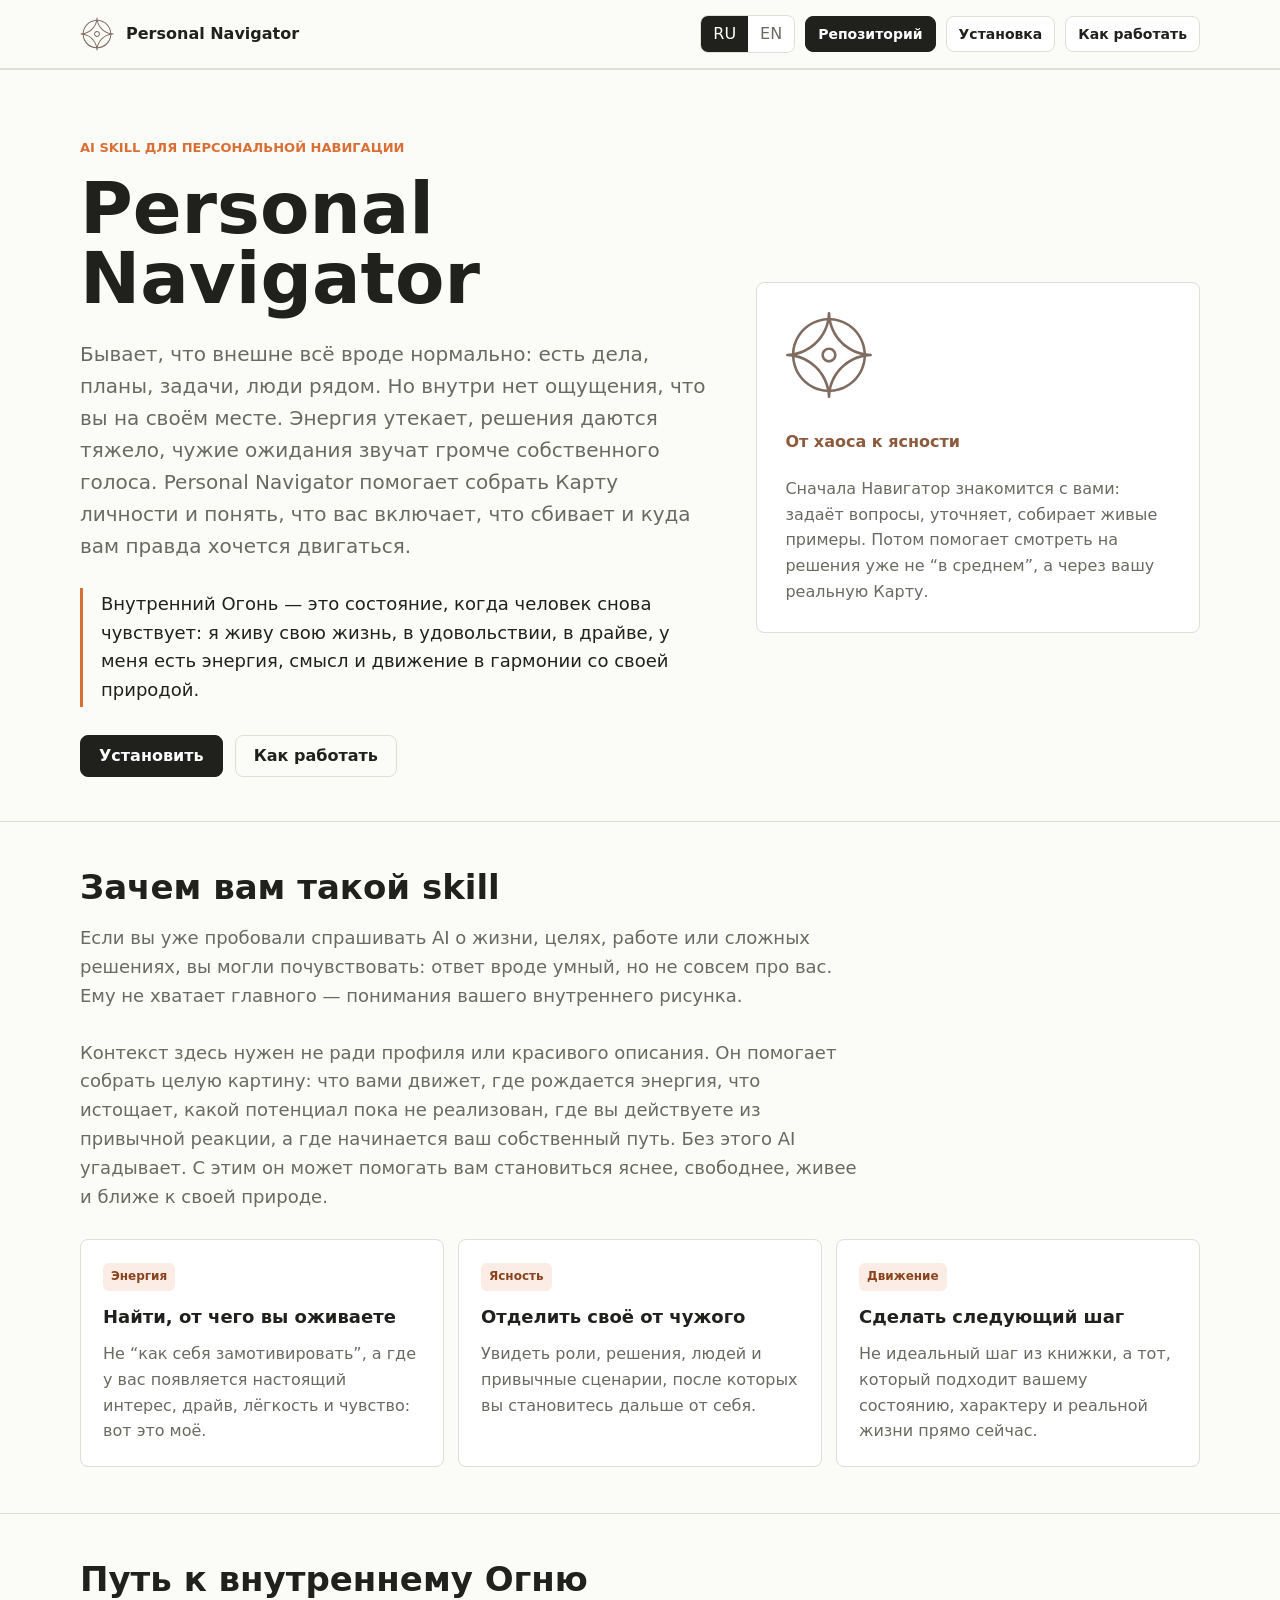
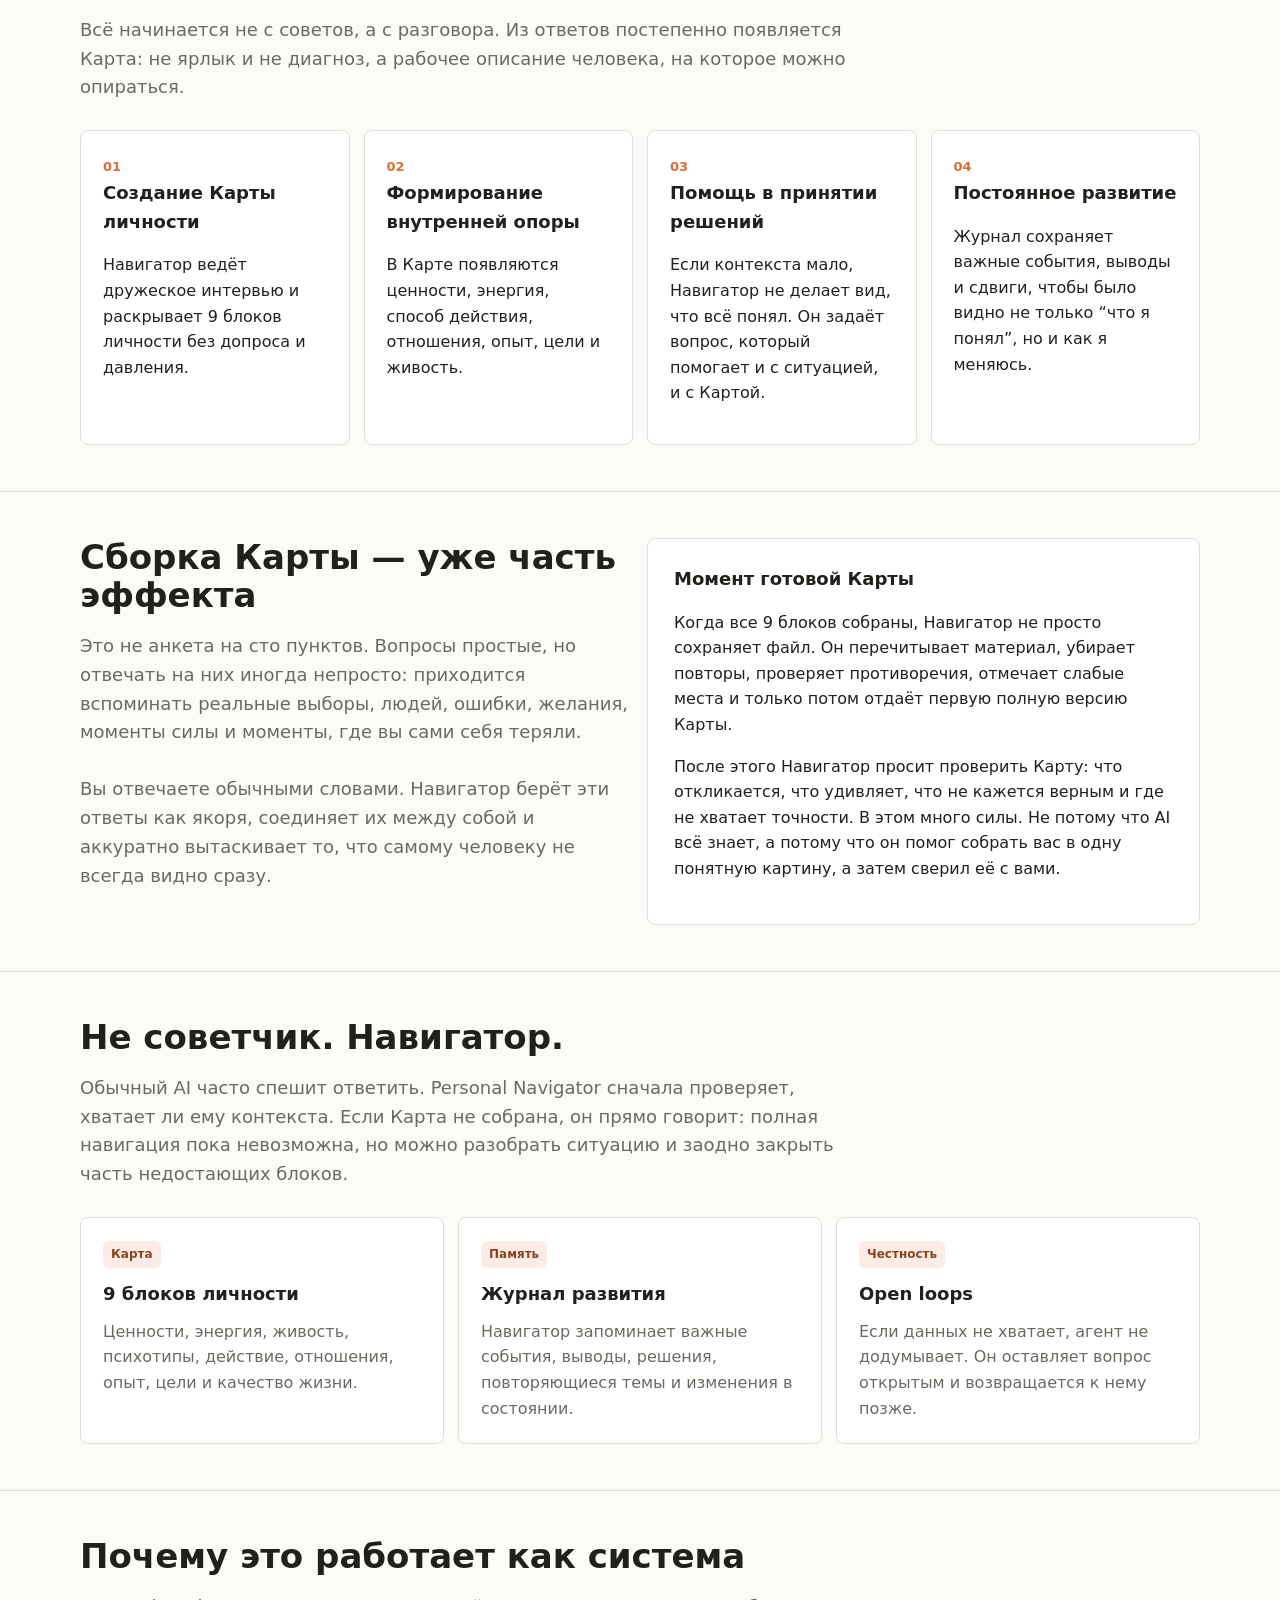
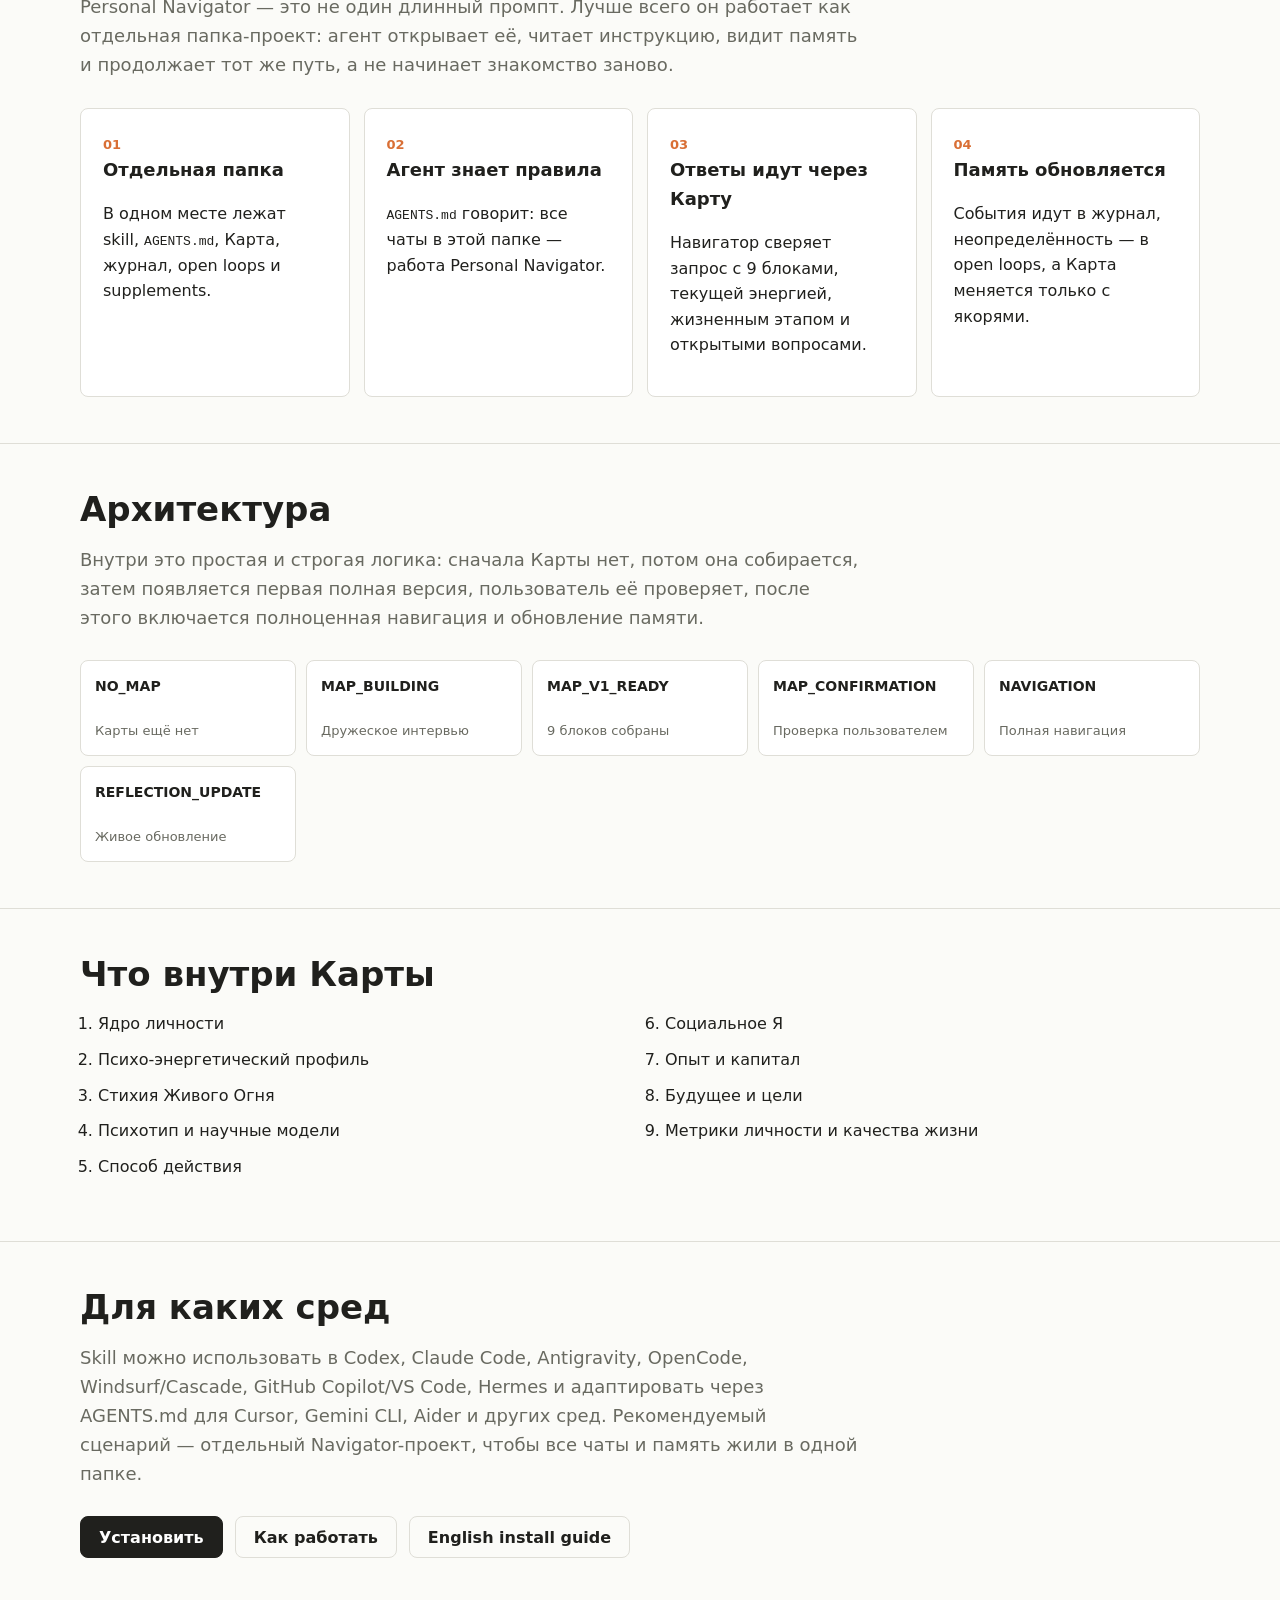
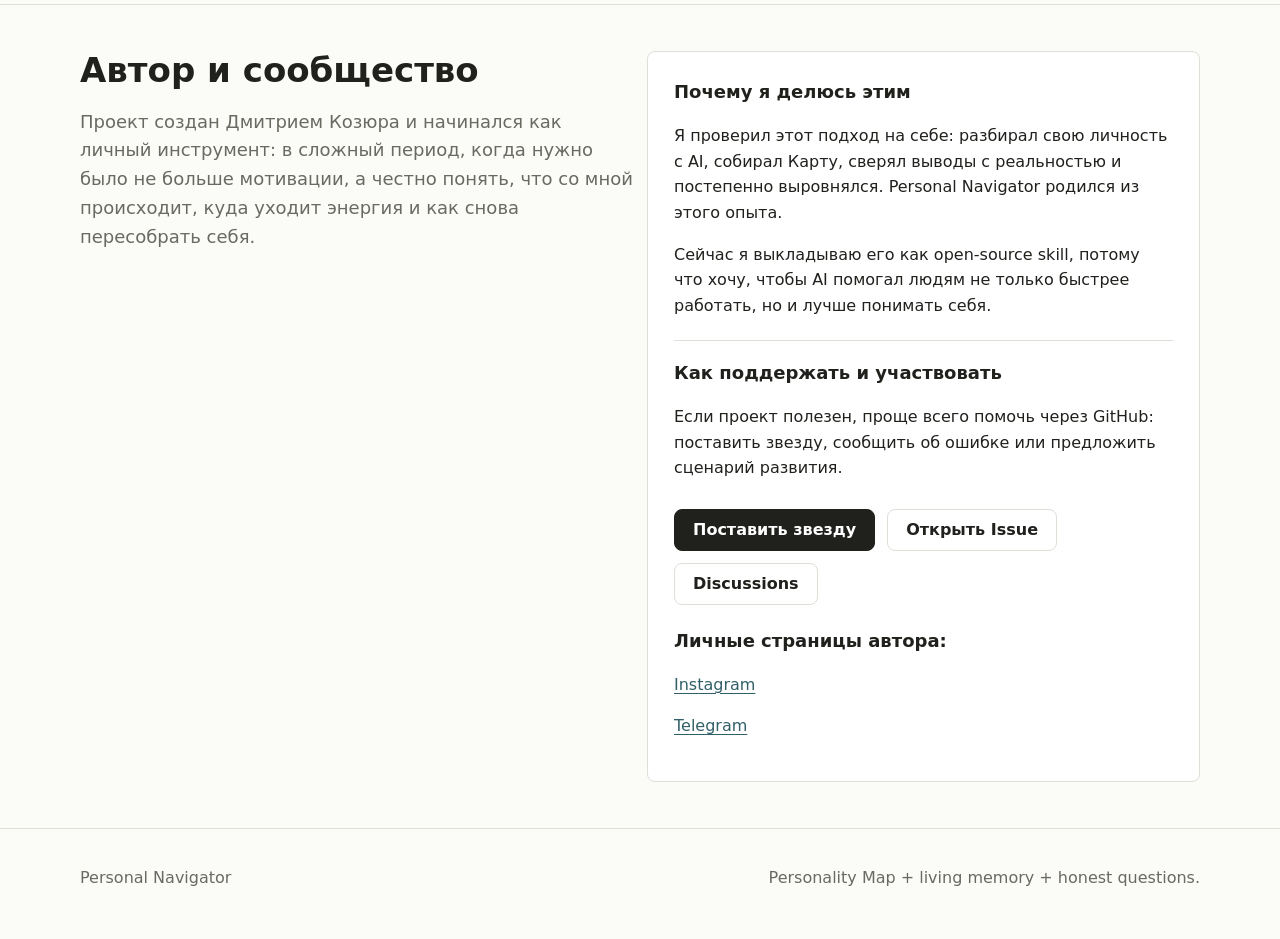
<file: docs/index.html>
<!doctype html>
<html lang="ru">
  <head>
    <meta charset="utf-8">
    <meta name="viewport" content="width=device-width, initial-scale=1">
    <title>Personal Navigator</title>
    <meta
      name="description"
      content="Personal Navigator: AI navigation toward a living Personality Map, self-understanding, energy, development memory, and Living Fire."
    >
    <style>
      :root {
        --bg: #fbfbf8;
        --panel: #ffffff;
        --ink: #20201d;
        --muted: #696a61;
        --line: #dfded7;
        --fire: #d96f35;
        --moss: #55715b;
        --sea: #315f68;
        --gold: #b88a2f;
        --clay: #8e5a3d;
      }

      * {
        box-sizing: border-box;
      }

      html {
        max-width: 100%;
        overflow-x: hidden;
      }

      body {
        max-width: 100%;
        overflow-x: hidden;
        margin: 0;
        background: var(--bg);
        color: var(--ink);
        font-family: Inter, ui-sans-serif, system-ui, -apple-system, BlinkMacSystemFont, "Segoe UI", sans-serif;
        line-height: 1.6;
      }

      a {
        color: var(--sea);
        text-decoration-thickness: 1px;
        text-underline-offset: 0.18em;
      }

      .wrap {
        width: min(1120px, calc(100% - 32px));
        min-width: 0;
        margin: 0 auto;
      }

      .topbar {
        border-bottom: 1px solid var(--line);
        background: rgba(251, 251, 248, 0.92);
        backdrop-filter: blur(14px);
        position: sticky;
        top: 0;
        z-index: 10;
      }

      .topbar-inner {
        min-height: 68px;
        display: flex;
        align-items: center;
        justify-content: space-between;
        gap: 18px;
      }

      .brand {
        display: flex;
        align-items: center;
        gap: 12px;
        color: var(--ink);
        font-weight: 750;
        text-decoration: none;
      }

      .brand img {
        width: 34px;
        height: 34px;
      }

      .nav {
        display: flex;
        align-items: center;
        gap: 10px;
        flex-wrap: wrap;
        justify-content: flex-end;
      }

      .lang-switch {
        display: inline-flex;
        border: 1px solid var(--line);
        background: var(--panel);
        border-radius: 8px;
        overflow: hidden;
      }

      .lang-switch button {
        border: 0;
        background: transparent;
        color: var(--muted);
        min-width: 46px;
        height: 36px;
        padding: 0 12px;
        font: inherit;
        cursor: pointer;
      }

      .lang-switch button[aria-pressed="true"] {
        background: var(--ink);
        color: #fff;
      }

      .nav-link {
        min-height: 36px;
        display: inline-flex;
        align-items: center;
        justify-content: center;
        padding: 0 12px;
        border: 1px solid var(--line);
        border-radius: 8px;
        background: var(--panel);
        color: var(--ink);
        font-size: 14px;
        font-weight: 700;
        text-decoration: none;
        white-space: nowrap;
      }

      .nav-link.primary {
        background: var(--ink);
        border-color: var(--ink);
        color: #fff;
      }

      .button {
        display: inline-flex;
        align-items: center;
        justify-content: center;
        min-height: 42px;
        padding: 0 18px;
        border-radius: 8px;
        border: 1px solid var(--ink);
        background: var(--ink);
        color: #fff;
        text-decoration: none;
        font-weight: 700;
      }

      .button.secondary {
        background: transparent;
        color: var(--ink);
        border-color: var(--line);
      }

      .hero {
        padding: 68px 0 44px;
      }

      .hero-grid {
        display: grid;
        grid-template-columns: minmax(0, 1.18fr) minmax(280px, 0.82fr);
        gap: 38px;
        align-items: center;
      }

      .eyebrow {
        margin: 0 0 14px;
        color: var(--fire);
        font-size: 13px;
        text-transform: uppercase;
        letter-spacing: 0;
        font-weight: 800;
      }

      h1 {
        margin: 0;
        font-size: clamp(42px, 6vw, 72px);
        line-height: 0.98;
        letter-spacing: 0;
      }

      .lead {
        margin: 24px 0 0;
        color: var(--muted);
        font-size: 20px;
        max-width: 720px;
      }

      .fire-note {
        margin: 26px 0 0;
        max-width: 680px;
        border-left: 3px solid var(--fire);
        padding: 2px 0 2px 18px;
        color: var(--ink);
        font-size: 18px;
      }

      .micro-copy {
        color: var(--muted);
        font-size: 14px;
        margin: 14px 0 0;
      }

      .actions {
        display: flex;
        gap: 12px;
        flex-wrap: wrap;
        margin-top: 28px;
      }

      .compass-card {
        background: var(--panel);
        border: 1px solid var(--line);
        border-radius: 8px;
        padding: 28px;
      }

      .compass-card img {
        width: 88px;
        height: 88px;
      }

      .compass-card p {
        margin: 22px 0 0;
        color: var(--muted);
      }

      .compass-title {
        display: block;
        margin-top: 22px;
        color: var(--clay);
        font-weight: 800;
      }

      section {
        padding: 46px 0;
        border-top: 1px solid var(--line);
      }

      h2 {
        margin: 0 0 18px;
        font-size: 34px;
        line-height: 1.12;
        letter-spacing: 0;
      }

      h3 {
        margin: 0 0 10px;
        font-size: 18px;
      }

      .section-lead {
        color: var(--muted);
        max-width: 780px;
        margin: 0 0 28px;
        font-size: 18px;
      }

      .grid-3 {
        display: grid;
        grid-template-columns: repeat(3, minmax(0, 1fr));
        gap: 14px;
      }

      .grid-2 {
        display: grid;
        grid-template-columns: repeat(2, minmax(0, 1fr));
        gap: 14px;
      }

      .card {
        min-width: 0;
        background: var(--panel);
        border: 1px solid var(--line);
        border-radius: 8px;
        padding: 22px;
      }

      .card p {
        color: var(--muted);
        margin: 0;
      }

      .card .plain-link {
        display: inline-flex;
        margin-top: 14px;
        font-weight: 700;
      }

      .tag {
        display: inline-block;
        margin-bottom: 12px;
        padding: 4px 8px;
        border-radius: 6px;
        background: rgba(217, 111, 53, 0.12);
        color: #8a431e;
        font-size: 12px;
        font-weight: 800;
      }

      .flow {
        display: grid;
        grid-template-columns: repeat(5, minmax(0, 1fr));
        gap: 10px;
      }

      .path-grid {
        display: grid;
        grid-template-columns: repeat(4, minmax(0, 1fr));
        gap: 14px;
      }

      .path-step {
        background: var(--panel);
        border: 1px solid var(--line);
        border-radius: 8px;
        padding: 22px;
      }

      .path-step span {
        color: var(--fire);
        font-weight: 850;
        font-size: 13px;
      }

      .story-panel {
        min-width: 0;
        background: var(--panel);
        border: 1px solid var(--line);
        border-radius: 8px;
        padding: 26px;
      }

      .story-panel p + p {
        margin-top: 14px;
      }

      .story-panel h3:not(:first-child) {
        margin-top: 22px;
      }

      .community-note {
        border-top: 1px solid var(--line);
        margin-top: 22px;
        padding-top: 18px;
      }

      .flow-step {
        min-height: 96px;
        border: 1px solid var(--line);
        background: var(--panel);
        border-radius: 8px;
        padding: 14px;
        display: flex;
        flex-direction: column;
        justify-content: space-between;
      }

      .flow-step strong {
        font-size: 14px;
        overflow-wrap: anywhere;
      }

      .flow-step span {
        color: var(--muted);
        font-size: 13px;
      }

      .map-list {
        columns: 2;
        column-gap: 32px;
        padding-left: 18px;
      }

      .map-list li {
        break-inside: avoid;
        margin: 0 0 10px;
      }

      .footer {
        padding: 36px 0 48px;
        color: var(--muted);
        border-top: 1px solid var(--line);
      }

      .footer-inner {
        display: flex;
        justify-content: space-between;
        gap: 18px;
        flex-wrap: wrap;
      }

      [data-lang-panel] {
        display: none;
      }

      [data-lang-panel].active {
        display: block;
      }

      @media (max-width: 860px) {
        .hero-grid,
        .grid-3,
        .grid-2,
        .path-grid,
        .flow {
          grid-template-columns: 1fr;
        }

        .hero {
          padding-top: 42px;
        }

        .topbar-inner {
          align-items: flex-start;
          flex-direction: column;
          padding: 12px 0;
        }

        .nav {
          justify-content: flex-start;
        }

        .map-list {
          columns: 1;
        }
      }
    </style>
  </head>
  <body>
    <header class="topbar" id="top">
      <div class="wrap topbar-inner">
        <a class="brand" href="index.html">
          <img src="assets/logo-ai-navigator.svg" alt="">
          <span>Personal Navigator</span>
        </a>
        <nav class="nav" aria-label="Main navigation">
          <div class="lang-switch" aria-label="Language">
            <button type="button" data-lang-button="ru" aria-pressed="true">RU</button>
            <button type="button" data-lang-button="en" aria-pressed="false">EN</button>
          </div>
          <a class="nav-link primary" id="repoLink" href="https://github.com/DimaK-pro/personal-navigator">Репозиторий</a>
          <a class="nav-link" id="installLink" href="installation.html">Установка</a>
          <a class="nav-link" id="quickstartLink" href="quickstart.html">Как работать</a>
        </nav>
      </div>
    </header>

    <main>
      <div data-lang-panel="ru" class="active">
        <section class="hero" id="overview">
          <div class="wrap hero-grid">
            <div>
              <p class="eyebrow">AI skill для персональной навигации</p>
              <h1>Personal Navigator</h1>
              <p class="lead">
                Бывает, что внешне всё вроде нормально: есть дела, планы, задачи, люди рядом. Но внутри нет ощущения, что вы на своём месте. Энергия утекает, решения даются тяжело, чужие ожидания звучат громче собственного голоса. Personal Navigator помогает собрать Карту личности и понять, что вас включает, что сбивает и куда вам правда хочется двигаться.
              </p>
              <p class="fire-note">
                Внутренний Огонь — это состояние, когда человек снова чувствует: я живу свою жизнь, в удовольствии, в драйве, у меня есть энергия, смысл и движение в гармонии со своей природой.
              </p>
              <div class="actions">
                <a class="button" href="installation.html">Установить</a>
                <a class="button secondary" href="quickstart.html">Как работать</a>
              </div>
            </div>
            <aside class="compass-card">
              <img src="assets/logo-ai-navigator.svg" alt="">
              <strong class="compass-title">От хаоса к ясности</strong>
              <p>
                Сначала Навигатор знакомится с вами: задаёт вопросы, уточняет, собирает живые примеры. Потом помогает смотреть на решения уже не “в среднем”, а через вашу реальную Карту.
              </p>
            </aside>
          </div>
        </section>

        <section>
          <div class="wrap">
            <h2>Зачем вам такой skill</h2>
            <p class="section-lead">
              Если вы уже пробовали спрашивать AI о жизни, целях, работе или сложных решениях, вы могли почувствовать: ответ вроде умный, но не совсем про вас. Ему не хватает главного — понимания вашего внутреннего рисунка.
            </p>
            <p class="section-lead">
              Контекст здесь нужен не ради профиля или красивого описания. Он помогает собрать целую картину: что вами движет, где рождается энергия, что истощает, какой потенциал пока не реализован, где вы действуете из привычной реакции, а где начинается ваш собственный путь. Без этого AI угадывает. С этим он может помогать вам становиться яснее, свободнее, живее и ближе к своей природе.
            </p>
            <div class="grid-3">
              <article class="card">
                <span class="tag">Энергия</span>
                <h3>Найти, от чего вы оживаете</h3>
                <p>Не “как себя замотивировать”, а где у вас появляется настоящий интерес, драйв, лёгкость и чувство: вот это моё.</p>
              </article>
              <article class="card">
                <span class="tag">Ясность</span>
                <h3>Отделить своё от чужого</h3>
                <p>Увидеть роли, решения, людей и привычные сценарии, после которых вы становитесь дальше от себя.</p>
              </article>
              <article class="card">
                <span class="tag">Движение</span>
                <h3>Сделать следующий шаг</h3>
                <p>Не идеальный шаг из книжки, а тот, который подходит вашему состоянию, характеру и реальной жизни прямо сейчас.</p>
              </article>
            </div>
          </div>
        </section>

        <section>
          <div class="wrap">
            <h2>Путь к внутреннему Огню</h2>
            <p class="section-lead">
              Всё начинается не с советов, а с разговора. Из ответов постепенно появляется Карта: не ярлык и не диагноз, а рабочее описание человека, на которое можно опираться.
            </p>
            <div class="path-grid">
              <article class="path-step">
                <span>01</span>
                <h3>Создание Карты личности</h3>
                <p>Навигатор ведёт дружеское интервью и раскрывает 9 блоков личности без допроса и давления.</p>
              </article>
              <article class="path-step">
                <span>02</span>
                <h3>Формирование внутренней опоры</h3>
                <p>В Карте появляются ценности, энергия, способ действия, отношения, опыт, цели и живость.</p>
              </article>
              <article class="path-step">
                <span>03</span>
                <h3>Помощь в принятии решений</h3>
                <p>Если контекста мало, Навигатор не делает вид, что всё понял. Он задаёт вопрос, который помогает и с ситуацией, и с Картой.</p>
              </article>
              <article class="path-step">
                <span>04</span>
                <h3>Постоянное развитие</h3>
                <p>Журнал сохраняет важные события, выводы и сдвиги, чтобы было видно не только “что я понял”, но и как я меняюсь.</p>
              </article>
            </div>
          </div>
        </section>

        <section>
          <div class="wrap grid-2">
            <div>
              <h2>Сборка Карты — уже часть эффекта</h2>
              <p class="section-lead">
                Это не анкета на сто пунктов. Вопросы простые, но отвечать на них иногда непросто: приходится вспоминать реальные выборы, людей, ошибки, желания, моменты силы и моменты, где вы сами себя теряли.
              </p>
              <p class="section-lead">
                Вы отвечаете обычными словами. Навигатор берёт эти ответы как якоря, соединяет их между собой и аккуратно вытаскивает то, что самому человеку не всегда видно сразу.
              </p>
            </div>
            <div class="story-panel">
              <h3>Момент готовой Карты</h3>
              <p>
                Когда все 9 блоков собраны, Навигатор не просто сохраняет файл. Он перечитывает материал, убирает повторы, проверяет противоречия, отмечает слабые места и только потом отдаёт первую полную версию Карты.
              </p>
              <p>
                После этого Навигатор просит проверить Карту: что откликается, что удивляет, что не кажется верным и где не хватает точности. В этом много силы. Не потому что AI всё знает, а потому что он помог собрать вас в одну понятную картину, а затем сверил её с вами.
              </p>
            </div>
          </div>
        </section>

        <section id="details-ru">
          <div class="wrap">
            <h2>Не советчик. Навигатор.</h2>
            <p class="section-lead">
              Обычный AI часто спешит ответить. Personal Navigator сначала проверяет, хватает ли ему контекста. Если Карта не собрана, он прямо говорит: полная навигация пока невозможна, но можно разобрать ситуацию и заодно закрыть часть недостающих блоков.
            </p>
            <div class="grid-3">
              <article class="card">
                <span class="tag">Карта</span>
                <h3>9 блоков личности</h3>
                <p>Ценности, энергия, живость, психотипы, действие, отношения, опыт, цели и качество жизни.</p>
              </article>
              <article class="card">
                <span class="tag">Память</span>
                <h3>Журнал развития</h3>
                <p>Навигатор запоминает важные события, выводы, решения, повторяющиеся темы и изменения в состоянии.</p>
              </article>
              <article class="card">
                <span class="tag">Честность</span>
                <h3>Open loops</h3>
                <p>Если данных не хватает, агент не додумывает. Он оставляет вопрос открытым и возвращается к нему позже.</p>
              </article>
            </div>
          </div>
        </section>

        <section>
          <div class="wrap">
            <h2>Почему это работает как система</h2>
            <p class="section-lead">
              Personal Navigator — это не один длинный промпт. Лучше всего он работает как отдельная папка-проект: агент открывает её, читает инструкцию, видит память и продолжает тот же путь, а не начинает знакомство заново.
            </p>
            <div class="path-grid">
              <article class="path-step">
                <span>01</span>
                <h3>Отдельная папка</h3>
                <p>В одном месте лежат skill, <code>AGENTS.md</code>, Карта, журнал, open loops и supplements.</p>
              </article>
              <article class="path-step">
                <span>02</span>
                <h3>Агент знает правила</h3>
                <p><code>AGENTS.md</code> говорит: все чаты в этой папке — работа Personal Navigator.</p>
              </article>
              <article class="path-step">
                <span>03</span>
                <h3>Ответы идут через Карту</h3>
                <p>Навигатор сверяет запрос с 9 блоками, текущей энергией, жизненным этапом и открытыми вопросами.</p>
              </article>
              <article class="path-step">
                <span>04</span>
                <h3>Память обновляется</h3>
                <p>События идут в журнал, неопределённость — в open loops, а Карта меняется только с якорями.</p>
              </article>
            </div>
          </div>
        </section>

        <section>
          <div class="wrap">
            <h2>Архитектура</h2>
            <p class="section-lead">
              Внутри это простая и строгая логика: сначала Карты нет, потом она собирается, затем появляется первая полная версия, пользователь её проверяет, после этого включается полноценная навигация и обновление памяти.
            </p>
            <div class="flow" aria-label="Navigator lifecycle">
              <div class="flow-step"><strong>NO_MAP</strong><span>Карты ещё нет</span></div>
              <div class="flow-step"><strong>MAP_BUILDING</strong><span>Дружеское интервью</span></div>
              <div class="flow-step"><strong>MAP_V1_READY</strong><span>9 блоков собраны</span></div>
              <div class="flow-step"><strong>MAP_CONFIRMATION</strong><span>Проверка пользователем</span></div>
              <div class="flow-step"><strong>NAVIGATION</strong><span>Полная навигация</span></div>
              <div class="flow-step"><strong>REFLECTION_UPDATE</strong><span>Живое обновление</span></div>
            </div>
          </div>
        </section>

        <section>
          <div class="wrap">
            <h2>Что внутри Карты</h2>
            <ol class="map-list">
              <li>Ядро личности</li>
              <li>Психо-энергетический профиль</li>
              <li>Стихия Живого Огня</li>
              <li>Психотип и научные модели</li>
              <li>Способ действия</li>
              <li>Социальное Я</li>
              <li>Опыт и капитал</li>
              <li>Будущее и цели</li>
              <li>Метрики личности и качества жизни</li>
            </ol>
          </div>
        </section>

        <section>
          <div class="wrap">
            <h2>Для каких сред</h2>
            <p class="section-lead">
              Skill можно использовать в Codex, Claude Code, Antigravity, OpenCode, Windsurf/Cascade, GitHub Copilot/VS Code, Hermes и адаптировать через AGENTS.md для Cursor, Gemini CLI, Aider и других сред. Рекомендуемый сценарий — отдельный Navigator-проект, чтобы все чаты и память жили в одной папке.
            </p>
            <div class="actions">
              <a class="button" href="installation.html">Установить</a>
              <a class="button secondary" href="quickstart.html">Как работать</a>
              <a class="button secondary" href="installation.en.html">English install guide</a>
            </div>
          </div>
        </section>

        <section id="author-ru">
          <div class="wrap grid-2">
            <div>
              <h2>Автор и сообщество</h2>
              <p class="section-lead">
                Проект создан Дмитрием Козюра и начинался как личный инструмент: в сложный период, когда нужно было не больше мотивации, а честно понять, что со мной происходит, куда уходит энергия и как снова пересобрать себя.
              </p>
            </div>
            <div class="story-panel">
              <h3>Почему я делюсь этим</h3>
              <p>
                Я проверил этот подход на себе: разбирал свою личность с AI, собирал Карту, сверял выводы с реальностью и постепенно выровнялся. Personal Navigator родился из этого опыта.
              </p>
              <p>
                Сейчас я выкладываю его как open-source skill, потому что хочу, чтобы AI помогал людям не только быстрее работать, но и лучше понимать себя.
              </p>
              <div class="community-note">
                <h3>Как поддержать и участвовать</h3>
                <p>
                  Если проект полезен, проще всего помочь через GitHub: поставить звезду, сообщить об ошибке или предложить сценарий развития.
                </p>
                <div class="actions">
                  <a class="button" href="https://github.com/DimaK-pro/personal-navigator">Поставить звезду</a>
                  <a class="button secondary" href="https://github.com/DimaK-pro/personal-navigator/issues/new">Открыть Issue</a>
                  <a class="button secondary" href="https://github.com/DimaK-pro/personal-navigator/discussions">Discussions</a>
                </div>
              </div>
              <h3>Личные страницы автора:</h3>
              <p><a href="https://instagram.com/dmitry.kozyura">Instagram</a></p>
              <p><a href="https://t.me/dmitry_kozyura">Telegram</a></p>
            </div>
          </div>
        </section>
      </div>

      <div data-lang-panel="en">
        <section class="hero">
          <div class="wrap hero-grid">
            <div>
              <p class="eyebrow">AI skill for personal navigation</p>
              <h1>Personal Navigator</h1>
              <p class="lead">
                Sometimes everything looks fine from the outside: work, plans, people, responsibilities. But inside, something is off. Energy leaks, decisions feel heavy, and other people’s expectations get louder than your own voice. Personal Navigator helps you build a Personality Map and see what gives you energy, what pulls you away from yourself, and where you actually want to move.
              </p>
              <p class="fire-note">
                Living Fire is the state where you feel again: I am living my life, with pleasure, drive, energy, meaning, and movement in harmony with my nature.
              </p>
              <div class="actions">
                <a class="button" href="installation.en.html">Install</a>
                <a class="button secondary" href="quickstart.en.html">How to work</a>
              </div>
            </div>
            <aside class="compass-card">
              <img src="assets/logo-ai-navigator.svg" alt="">
              <strong class="compass-title">From noise to clarity</strong>
              <p>
                First, the Navigator gets to know you: asks questions, clarifies, gathers real examples. Then it helps you look at decisions through your own Map, not through average advice.
              </p>
            </aside>
          </div>
        </section>

        <section>
          <div class="wrap">
            <h2>Why you might need this skill</h2>
            <p class="section-lead">
              If you have already asked AI about life, goals, work, or difficult decisions, you may have felt it: the answer sounds smart, but not fully about you. What is missing is the deeper picture of how you are built.
            </p>
            <p class="section-lead">
              Context is not collected to create a nice profile. It is collected to see the whole pattern: what moves you, where energy appears, what drains you, which potential is still unused, where you act from old reactions, and where your own path begins. Without that, AI guesses. With it, the Navigator can help you become clearer, freer, more alive, and closer to your nature.
            </p>
            <div class="grid-3">
              <article class="card">
                <span class="tag">Energy</span>
                <h3>Find what brings you alive</h3>
                <p>Not “how to motivate yourself,” but where real interest, drive, ease, and the feeling of “this is mine” appear.</p>
              </article>
              <article class="card">
                <span class="tag">Clarity</span>
                <h3>Separate yours from not yours</h3>
                <p>Notice roles, decisions, people, and familiar scenarios after which you feel farther away from yourself.</p>
              </article>
              <article class="card">
                <span class="tag">Movement</span>
                <h3>Choose the next step</h3>
                <p>Not the perfect step from a book, but the one that fits your state, character, and real life right now.</p>
              </article>
            </div>
          </div>
        </section>

        <section>
          <div class="wrap">
            <h2>The Path to Living Fire</h2>
            <p class="section-lead">
              It starts with conversation, not advice. From your answers, a Map appears: not a label or diagnosis, but a practical description of the person you can rely on.
            </p>
            <div class="path-grid">
              <article class="path-step">
                <span>01</span>
                <h3>Creating the Personality Map</h3>
                <p>AI guides a friendly interview and gradually reveals 9 personality blocks without interrogation or pressure.</p>
              </article>
              <article class="path-step">
                <span>02</span>
                <h3>Building inner support</h3>
                <p>The Map captures values, energy, action style, relationships, experience, goals, and aliveness.</p>
              </article>
              <article class="path-step">
                <span>03</span>
                <h3>Help with decisions</h3>
                <p>When context is missing, the Navigator does not pretend it understands. It asks a question that helps both the situation and the Map.</p>
              </article>
              <article class="path-step">
                <span>04</span>
                <h3>Ongoing development</h3>
                <p>The journal keeps important events, conclusions, and shifts so you can see not only what you understood, but how you are changing.</p>
              </article>
            </div>
          </div>
        </section>

        <section>
          <div class="wrap grid-2">
            <div>
              <h2>Building the Map is already part of the effect</h2>
              <p class="section-lead">
                This is not a hundred-point form. The questions are simple, but answering them can be hard: you have to remember real choices, people, mistakes, desires, moments of strength, and moments where you lost yourself.
              </p>
              <p class="section-lead">
                You answer in ordinary words. The Navigator uses those answers as anchors, connects them, and carefully pulls out what is not always visible from the inside.
              </p>
            </div>
            <div class="story-panel">
              <h3>The finished Map moment</h3>
              <p>
                When all 9 blocks are complete, the Navigator does not just save a file. It rereads the material, removes duplicates, checks contradictions, marks weak areas, and only then gives the first complete Map version.
              </p>
              <p>
                After that, the Navigator asks you to check the Map: what feels accurate, surprising, not true, and where more precision is needed. The power is not that AI knows everything. The power is that it helped assemble you into one clear picture, then checked that picture with you.
              </p>
            </div>
          </div>
        </section>

        <section id="details-en">
          <div class="wrap">
            <h2>Not an advisor. A navigator.</h2>
            <p class="section-lead">
              Generic AI often rushes to answer. Personal Navigator first checks whether it has enough context. If the Map is incomplete, it says so directly: full navigation is not available yet, but the situation can be explored while filling missing blocks.
            </p>
            <div class="grid-3">
              <article class="card">
                <span class="tag">Map</span>
                <h3>9 personality blocks</h3>
                <p>Values, energy, aliveness, models, action, relationships, experience, goals, and quality of life.</p>
              </article>
              <article class="card">
                <span class="tag">Memory</span>
                <h3>Development journal</h3>
                <p>The Navigator records meaningful events, insights, decisions, repeated themes, and growth dynamics.</p>
              </article>
              <article class="card">
                <span class="tag">Honesty</span>
                <h3>Open loops</h3>
                <p>If data is missing, the agent does not invent. It records hypotheses and gaps for later clarification.</p>
              </article>
            </div>
          </div>
        </section>

        <section>
          <div class="wrap">
            <h2>Why this works as a system</h2>
            <p class="section-lead">
              Personal Navigator is not one long prompt. It works best as a dedicated project folder: the agent opens it, reads the instruction, sees the memory, and continues the same path instead of starting over.
            </p>
            <div class="path-grid">
              <article class="path-step">
                <span>01</span>
                <h3>Dedicated folder</h3>
                <p>The skill, <code>AGENTS.md</code>, Map, journal, open loops, and supplements live in one place.</p>
              </article>
              <article class="path-step">
                <span>02</span>
                <h3>The agent knows the rules</h3>
                <p><code>AGENTS.md</code> says that all chats in this folder are Personal Navigator work.</p>
              </article>
              <article class="path-step">
                <span>03</span>
                <h3>Answers go through the Map</h3>
                <p>The Navigator checks the request against 9 blocks, current energy, life stage, and open questions.</p>
              </article>
              <article class="path-step">
                <span>04</span>
                <h3>Memory gets updated</h3>
                <p>Events go to the journal, uncertainty goes to open loops, and the Map changes only with anchors.</p>
              </article>
            </div>
          </div>
        </section>

        <section>
          <div class="wrap">
            <h2>Architecture</h2>
            <p class="section-lead">
              The skill is built as a state machine: from no Map to Map building, then first Map V1, user confirmation, full navigation, and regular memory updates.
            </p>
            <div class="flow" aria-label="Navigator lifecycle">
              <div class="flow-step"><strong>NO_MAP</strong><span>No usable Map yet</span></div>
              <div class="flow-step"><strong>MAP_BUILDING</strong><span>Friendly interview</span></div>
              <div class="flow-step"><strong>MAP_V1_READY</strong><span>9 blocks complete</span></div>
              <div class="flow-step"><strong>MAP_CONFIRMATION</strong><span>User review</span></div>
              <div class="flow-step"><strong>NAVIGATION</strong><span>Full navigation</span></div>
              <div class="flow-step"><strong>REFLECTION_UPDATE</strong><span>Living updates</span></div>
            </div>
          </div>
        </section>

        <section>
          <div class="wrap">
            <h2>What the Map Contains</h2>
            <ol class="map-list">
              <li>Core of Personality</li>
              <li>Psycho-Energetic Profile</li>
              <li>Living Fire Element</li>
              <li>Psychotype and Scientific Models</li>
              <li>Way of Action</li>
              <li>Social Self</li>
              <li>Experience and Capital</li>
              <li>Future and Goals</li>
              <li>Personality Metrics and Quality of Life</li>
            </ol>
          </div>
        </section>

        <section>
          <div class="wrap">
            <h2>Agent Environments</h2>
            <p class="section-lead">
              The skill can run in Codex, Claude Code, Antigravity, OpenCode, Windsurf/Cascade, GitHub Copilot/VS Code, Hermes, and can be adapted through AGENTS.md for Cursor, Gemini CLI, Aider, and other environments. The recommended workflow is a dedicated Navigator project so all chats and memory live in one folder.
            </p>
            <div class="actions">
              <a class="button" href="installation.en.html">Install</a>
              <a class="button secondary" href="quickstart.en.html">How to work</a>
              <a class="button secondary" href="installation.html">Русская инструкция</a>
            </div>
          </div>
        </section>

        <section id="author-en">
          <div class="wrap grid-2">
            <div>
              <h2>Author and Community</h2>
              <p class="section-lead">
                The project was created by Dmitry Kozyura and began as a personal tool: during a difficult period, I did not need more motivation. I needed to honestly understand what was happening to me, where my energy was going, and how to rebuild myself.
              </p>
            </div>
            <div class="story-panel">
              <h3>Why I am sharing it</h3>
              <p>
                I tested this approach on myself: explored my personality with AI, built a Map, checked insights against reality, and gradually found more inner stability. Personal Navigator was born from that experience.
              </p>
              <p>
                I am releasing it as an open-source skill because I want AI to help people not only work faster, but understand themselves better.
              </p>
              <div class="community-note">
                <h3>Support and participate</h3>
                <p>
                  If the project is useful, the easiest way to help is through GitHub: star it, report a bug, or suggest a scenario for development.
                </p>
                <div class="actions">
                  <a class="button" href="https://github.com/DimaK-pro/personal-navigator">Star on GitHub</a>
                  <a class="button secondary" href="https://github.com/DimaK-pro/personal-navigator/issues/new">Open Issue</a>
                  <a class="button secondary" href="https://github.com/DimaK-pro/personal-navigator/discussions">Discussions</a>
                </div>
              </div>
              <h3>Author pages</h3>
              <p><a href="https://instagram.com/dmitry.kozyura">Instagram</a></p>
              <p><a href="https://t.me/dmitry_kozyura">Telegram</a></p>
            </div>
          </div>
        </section>
      </div>
    </main>

    <footer class="footer">
      <div class="wrap footer-inner">
        <span>Personal Navigator</span>
        <span>Personality Map + living memory + honest questions.</span>
      </div>
    </footer>

    <script>
      const buttons = document.querySelectorAll("[data-lang-button]");
      const panels = document.querySelectorAll("[data-lang-panel]");

      function setLanguage(language) {
        document.documentElement.lang = language;
        const installLink = document.getElementById("installLink");
        const quickstartLink = document.getElementById("quickstartLink");
        const repoLink = document.getElementById("repoLink");
        if (installLink) {
          installLink.href = language === "en" ? "installation.en.html" : "installation.html";
          installLink.textContent = language === "en" ? "Install" : "Установка";
        }
        if (quickstartLink) {
          quickstartLink.href = language === "en" ? "quickstart.en.html" : "quickstart.html";
          quickstartLink.textContent = language === "en" ? "How to work" : "Как работать";
        }
        if (repoLink) {
          repoLink.textContent = language === "en" ? "Repository" : "Репозиторий";
        }
        buttons.forEach((button) => {
          button.setAttribute("aria-pressed", String(button.dataset.langButton === language));
        });
        panels.forEach((panel) => {
          panel.classList.toggle("active", panel.dataset.langPanel === language);
        });
        if (location.hash !== `#${language}`) {
          history.replaceState(null, "", `#${language}`);
        }
      }

      buttons.forEach((button) => {
        button.addEventListener("click", () => setLanguage(button.dataset.langButton));
      });

      window.addEventListener("hashchange", () => {
        const language = location.hash.replace("#", "");
        if (language === "en" || language === "ru") {
          setLanguage(language);
        }
      });

      const initial = location.hash.replace("#", "");
      if (initial === "en") {
        setLanguage("en");
      }
    </script>
  </body>
</html>
</file>
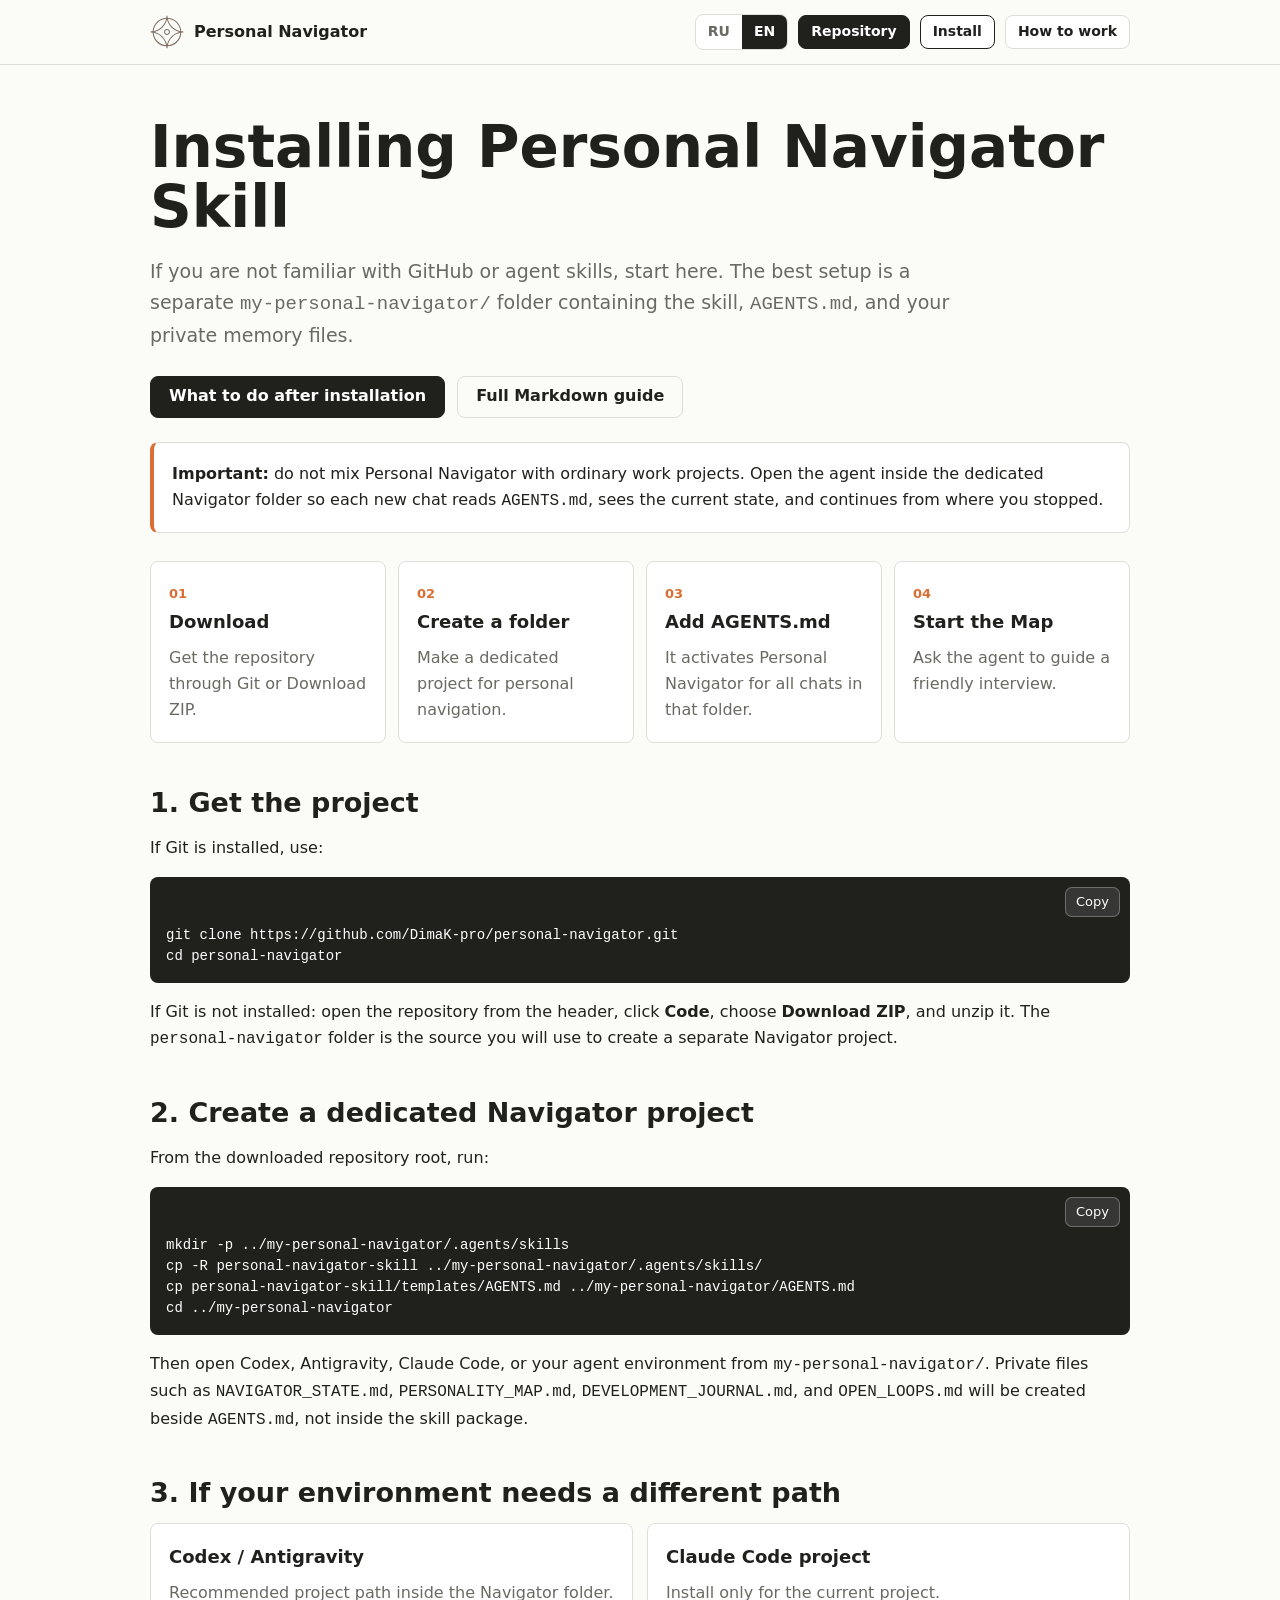
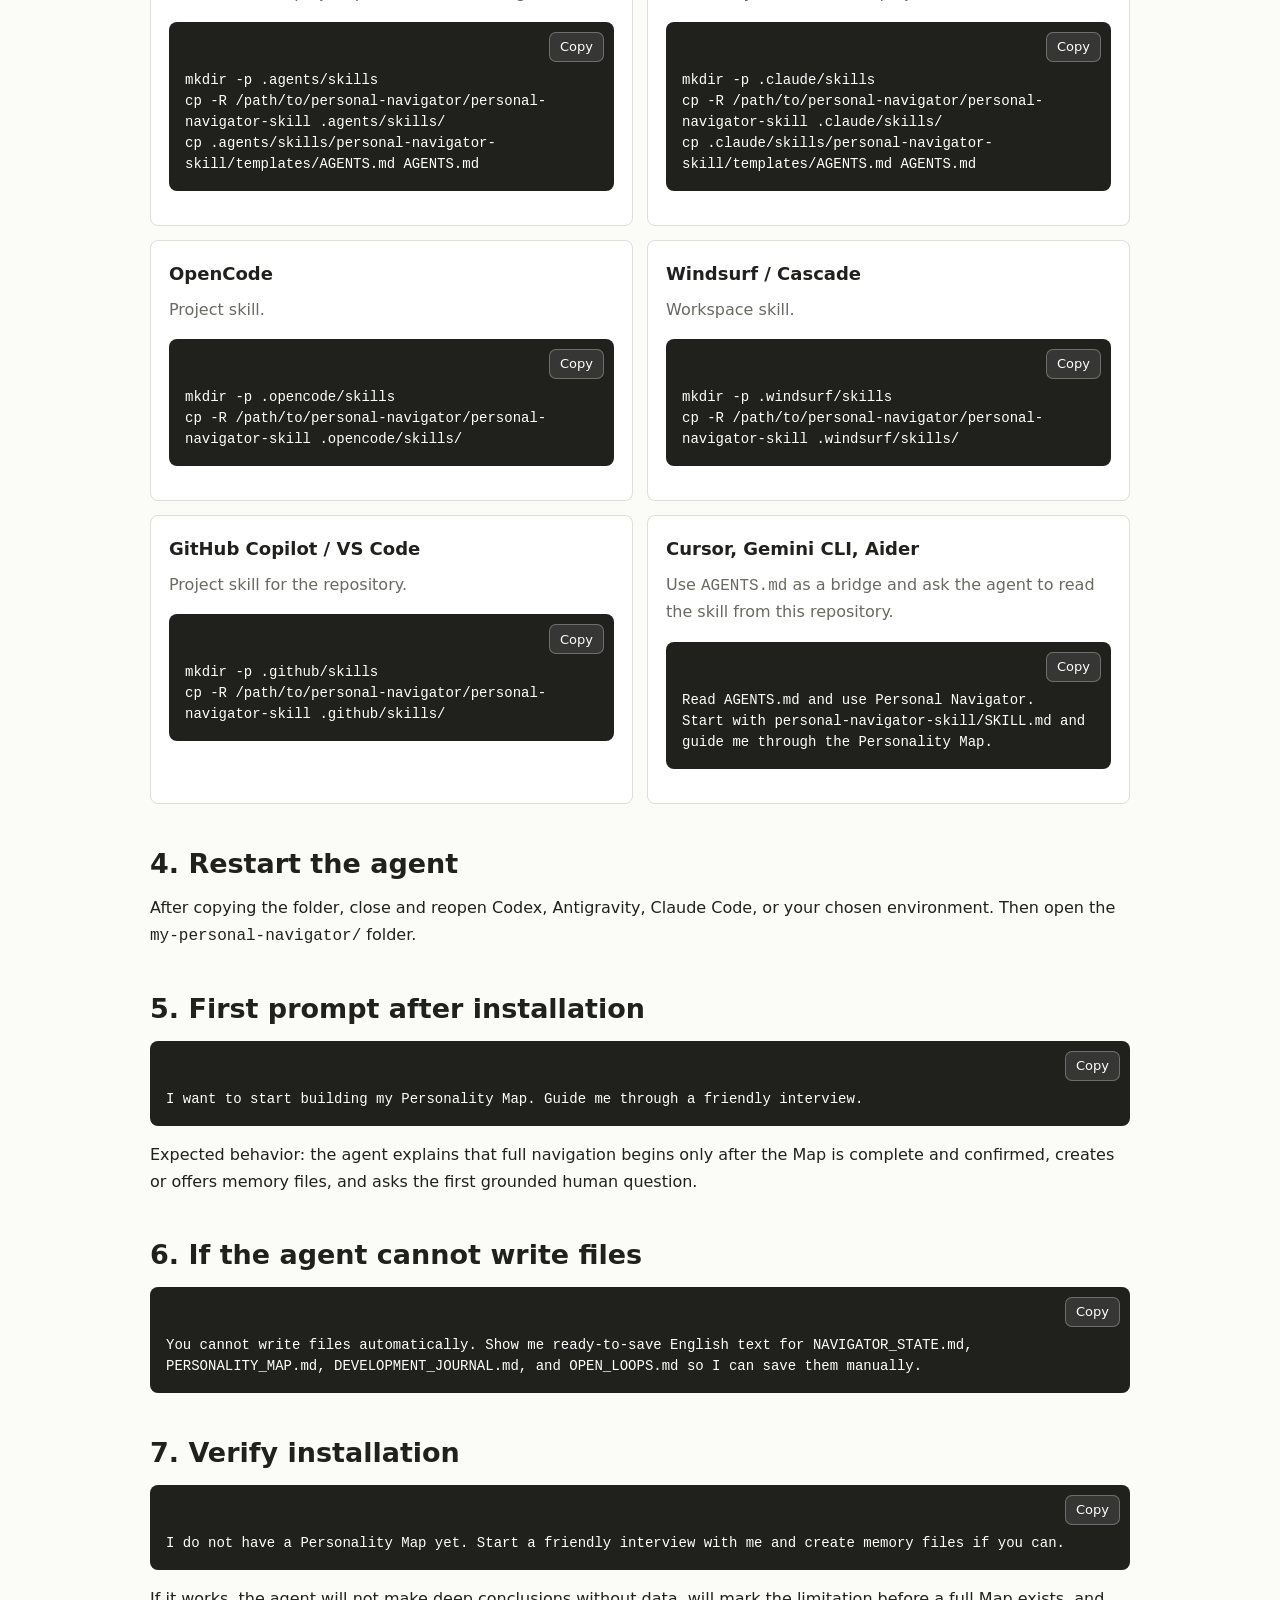
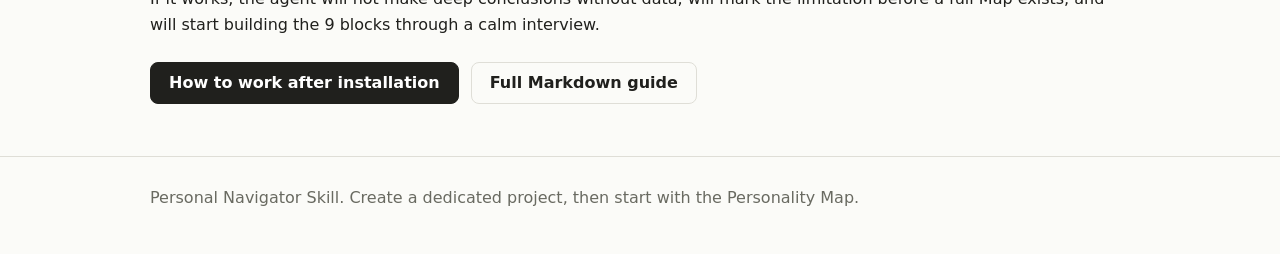
<file: docs/installation.en.html>
<!doctype html>
<html lang="en">
  <head>
    <meta charset="utf-8">
    <meta name="viewport" content="width=device-width, initial-scale=1">
    <title>Installing Personal Navigator Skill</title>
    <meta name="description" content="Step-by-step installation for Personal Navigator Skill in Codex, Antigravity, Claude Code, VS Code, OpenCode, and other agent environments.">
    <style>
      :root {
        --bg: #fbfbf8;
        --panel: #ffffff;
        --ink: #20201d;
        --muted: #696a61;
        --line: #dfded7;
        --fire: #d96f35;
        --sea: #315f68;
        --moss: #55715b;
      }
      * { box-sizing: border-box; }
      html { max-width: 100%; overflow-x: hidden; }
      body {
        min-width: 0;
        max-width: 100%;
        margin: 0;
        overflow-x: hidden;
        background: var(--bg);
        color: var(--ink);
        font-family: Inter, ui-sans-serif, system-ui, -apple-system, BlinkMacSystemFont, "Segoe UI", sans-serif;
        line-height: 1.65;
      }
      a { color: var(--sea); text-underline-offset: 0.18em; }
      .wrap {
        width: min(980px, calc(100% - 32px));
        max-width: 980px;
        min-width: 0;
        margin: 0 auto;
      }
      header {
        border-bottom: 1px solid var(--line);
        background: rgba(251, 251, 248, 0.94);
        position: sticky;
        top: 0;
        z-index: 5;
      }
      .top {
        min-height: 64px;
        display: grid;
        grid-template-columns: auto minmax(0, 1fr);
        align-items: center;
        gap: 16px;
      }
      .brand {
        min-width: 0;
        display: flex;
        align-items: center;
        gap: 10px;
        font-weight: 800;
        text-decoration: none;
        color: var(--ink);
      }
      .brand img { width: 34px; height: 34px; flex: 0 0 auto; }
      .brand span { overflow: hidden; text-overflow: ellipsis; white-space: nowrap; }
      .site-nav {
        min-width: 0;
        display: flex;
        align-items: center;
        justify-content: flex-end;
        gap: 10px;
        flex-wrap: wrap;
      }
      .nav-link {
        min-height: 34px;
        display: inline-flex;
        align-items: center;
        justify-content: center;
        padding: 0 12px;
        border: 1px solid var(--line);
        border-radius: 8px;
        background: var(--panel);
        color: var(--ink);
        text-decoration: none;
        font-size: 14px;
        font-weight: 700;
        white-space: nowrap;
      }
      .nav-link.primary { background: var(--ink); border-color: var(--ink); color: #fff; }
      .nav-link[aria-current="page"] { border-color: var(--ink); }
      .lang-switch {
        display: inline-flex;
        border: 1px solid var(--line);
        background: var(--panel);
        border-radius: 8px;
        overflow: hidden;
      }
      .lang-switch a {
        min-width: 44px;
        min-height: 34px;
        display: inline-flex;
        align-items: center;
        justify-content: center;
        padding: 0 12px;
        color: var(--muted);
        text-decoration: none;
        font-size: 14px;
        font-weight: 700;
      }
      .lang-switch a[aria-current="page"] { background: var(--ink); color: #fff; }
      main { min-width: 0; padding: 52px 0; }
      h1 { margin: 0; font-size: clamp(34px, 7vw, 58px); line-height: 1.04; letter-spacing: 0; }
      h2 { margin: 44px 0 14px; font-size: 27px; line-height: 1.18; letter-spacing: 0; }
      h3 { margin: 0 0 8px; font-size: 18px; }
      h1, h2, h3, p, li { overflow-wrap: break-word; }
      p.lead { color: var(--muted); max-width: 800px; font-size: 19px; margin: 18px 0 0; }
      .actions { display: flex; gap: 12px; flex-wrap: wrap; margin: 24px 0 0; }
      .button {
        max-width: 100%;
        display: inline-flex;
        align-items: center;
        justify-content: center;
        min-height: 42px;
        padding: 0 18px;
        border-radius: 8px;
        background: var(--ink);
        border: 1px solid var(--ink);
        color: #fff;
        text-align: center;
        text-decoration: none;
        font-weight: 750;
      }
      .button.secondary { background: transparent; color: var(--ink); border-color: var(--line); }
      .note {
        margin: 24px 0;
        padding: 18px;
        border: 1px solid var(--line);
        border-left: 4px solid var(--fire);
        background: var(--panel);
        border-radius: 8px;
      }
      .path {
        min-width: 0;
        display: grid;
        grid-template-columns: repeat(4, minmax(0, 1fr));
        gap: 12px;
        margin: 28px 0 0;
      }
      .path-step, .card, .step {
        min-width: 0;
        background: var(--panel);
        border: 1px solid var(--line);
        border-radius: 8px;
        padding: 18px;
      }
      .path-step span {
        color: var(--fire);
        font-size: 13px;
        font-weight: 850;
      }
      .path-step p, .card p, .step p { color: var(--muted); margin: 8px 0 0; }
      .grid {
        min-width: 0;
        display: grid;
        grid-template-columns: repeat(2, minmax(0, 1fr));
        gap: 14px;
      }
      .code-copy {
        max-width: 100%;
        min-width: 0;
        position: relative;
        margin: 16px 0;
      }
      .code-copy pre { margin: 0; padding-top: 48px; }
      .copy-button {
        position: absolute;
        top: 10px;
        right: 10px;
        min-height: 30px;
        padding: 0 10px;
        border: 1px solid rgba(255,255,255,0.28);
        border-radius: 7px;
        background: rgba(255,255,255,0.1);
        color: #fff;
        cursor: pointer;
        font: inherit;
        font-size: 13px;
      }
      pre {
        max-width: 100%;
        min-width: 0;
        overflow-x: auto;
        -webkit-overflow-scrolling: touch;
        background: #20201d;
        color: #ffffff;
        padding: 16px;
        border-radius: 8px;
        line-height: 1.5;
        font-size: 14px;
        white-space: pre-wrap;
        overflow-wrap: anywhere;
      }
      code { font-family: ui-monospace, SFMono-Regular, Menlo, Monaco, Consolas, "Liberation Mono", monospace; }
      pre code { display: block; white-space: inherit; overflow-wrap: anywhere; }
      :not(pre) > code { overflow-wrap: anywhere; }
      .muted { color: var(--muted); }
      footer { border-top: 1px solid var(--line); color: var(--muted); padding: 28px 0 42px; }
      @media (max-width: 820px) {
        .top { grid-template-columns: 1fr; gap: 8px; padding: 12px 0; }
        .site-nav { justify-content: flex-start; gap: 8px 12px; }
        .lang-switch { order: -1; }
        .grid, .path { grid-template-columns: 1fr; }
      }
      @media (max-width: 460px) {
        .wrap { width: min(100% - 20px, 980px); }
        main { padding: 36px 0; }
        h1 { font-size: clamp(31px, 10vw, 40px); }
        h2 { font-size: 23px; }
        p.lead { font-size: 17px; }
        .actions { gap: 8px; }
        .button { width: 100%; min-height: 44px; padding: 0 14px; }
        .nav-link { font-size: 13px; min-height: 32px; }
        .copy-button { font-size: 12px; }
        pre { font-size: 13px; padding-left: 12px; padding-right: 12px; }
      }

    </style>
  </head>
  <body>
    <header>
      <div class="wrap top">
        <a class="brand" href="index.html#en">
          <img src="assets/logo-ai-navigator.svg" alt="">
          <span>Personal Navigator</span>
        </a>
        <nav class="site-nav" aria-label="Navigation">
          <div class="lang-switch" aria-label="Language">
            <a href="installation.html" >RU</a>
            <a href="installation.en.html" aria-current="page">EN</a>
          </div>
          <a class="nav-link primary" href="https://github.com/DimaK-pro/personal-navigator">Repository</a>
          <a class="nav-link" href="installation.en.html" aria-current="page">Install</a>
          <a class="nav-link" href="quickstart.en.html">How to work</a>
        </nav>
      </div>
    </header>

    <main class="wrap">
      <h1>Installing Personal Navigator Skill</h1>
      <p class="lead">
        If you are not familiar with GitHub or agent skills, start here. The best setup is a separate <code>my-personal-navigator/</code> folder containing the skill, <code>AGENTS.md</code>, and your private memory files.
      </p>
      <div class="actions">
        <a class="button" href="quickstart.en.html">What to do after installation</a>
        <a class="button secondary" href="INSTALLATION.en.md">Full Markdown guide</a>
      </div>

      <div class="note">
        <strong>Important:</strong> do not mix Personal Navigator with ordinary work projects. Open the agent inside the dedicated Navigator folder so each new chat reads <code>AGENTS.md</code>, sees the current state, and continues from where you stopped.
      </div>

      <div class="path" aria-label="Installation path">
        <div class="path-step"><span>01</span><h3>Download</h3><p>Get the repository through Git or Download ZIP.</p></div>
        <div class="path-step"><span>02</span><h3>Create a folder</h3><p>Make a dedicated project for personal navigation.</p></div>
        <div class="path-step"><span>03</span><h3>Add AGENTS.md</h3><p>It activates Personal Navigator for all chats in that folder.</p></div>
        <div class="path-step"><span>04</span><h3>Start the Map</h3><p>Ask the agent to guide a friendly interview.</p></div>
      </div>

      <h2>1. Get the project</h2>
      <p>If Git is installed, use:</p>
      <pre><code>git clone https://github.com/DimaK-pro/personal-navigator.git
cd personal-navigator</code></pre>
      <p>If Git is not installed: open the repository from the header, click <strong>Code</strong>, choose <strong>Download ZIP</strong>, and unzip it. The <code>personal-navigator</code> folder is the source you will use to create a separate Navigator project.</p>

      <h2>2. Create a dedicated Navigator project</h2>
      <p>From the downloaded repository root, run:</p>
      <pre><code>mkdir -p ../my-personal-navigator/.agents/skills
cp -R personal-navigator-skill ../my-personal-navigator/.agents/skills/
cp personal-navigator-skill/templates/AGENTS.md ../my-personal-navigator/AGENTS.md
cd ../my-personal-navigator</code></pre>
      <p>Then open Codex, Antigravity, Claude Code, or your agent environment from <code>my-personal-navigator/</code>. Private files such as <code>NAVIGATOR_STATE.md</code>, <code>PERSONALITY_MAP.md</code>, <code>DEVELOPMENT_JOURNAL.md</code>, and <code>OPEN_LOOPS.md</code> will be created beside <code>AGENTS.md</code>, not inside the skill package.</p>

      <h2>3. If your environment needs a different path</h2>
      <div class="grid">
        <section class="card"><h3>Codex / Antigravity</h3><p>Recommended project path inside the Navigator folder.</p><pre><code>mkdir -p .agents/skills
cp -R /path/to/personal-navigator/personal-navigator-skill .agents/skills/
cp .agents/skills/personal-navigator-skill/templates/AGENTS.md AGENTS.md</code></pre></section>
        <section class="card"><h3>Claude Code project</h3><p>Install only for the current project.</p><pre><code>mkdir -p .claude/skills
cp -R /path/to/personal-navigator/personal-navigator-skill .claude/skills/
cp .claude/skills/personal-navigator-skill/templates/AGENTS.md AGENTS.md</code></pre></section>
        <section class="card"><h3>OpenCode</h3><p>Project skill.</p><pre><code>mkdir -p .opencode/skills
cp -R /path/to/personal-navigator/personal-navigator-skill .opencode/skills/</code></pre></section>
        <section class="card"><h3>Windsurf / Cascade</h3><p>Workspace skill.</p><pre><code>mkdir -p .windsurf/skills
cp -R /path/to/personal-navigator/personal-navigator-skill .windsurf/skills/</code></pre></section>
        <section class="card"><h3>GitHub Copilot / VS Code</h3><p>Project skill for the repository.</p><pre><code>mkdir -p .github/skills
cp -R /path/to/personal-navigator/personal-navigator-skill .github/skills/</code></pre></section>
        <section class="card"><h3>Cursor, Gemini CLI, Aider</h3><p>Use <code>AGENTS.md</code> as a bridge and ask the agent to read the skill from this repository.</p><pre><code>Read AGENTS.md and use Personal Navigator.
Start with personal-navigator-skill/SKILL.md and guide me through the Personality Map.</code></pre></section>
      </div>

      <h2>4. Restart the agent</h2>
      <p>After copying the folder, close and reopen Codex, Antigravity, Claude Code, or your chosen environment. Then open the <code>my-personal-navigator/</code> folder.</p>

      <h2>5. First prompt after installation</h2>
      <pre><code>I want to start building my Personality Map. Guide me through a friendly interview.</code></pre>
      <p>Expected behavior: the agent explains that full navigation begins only after the Map is complete and confirmed, creates or offers memory files, and asks the first grounded human question.</p>

      <h2>6. If the agent cannot write files</h2>
      <pre><code>You cannot write files automatically. Show me ready-to-save English text for NAVIGATOR_STATE.md, PERSONALITY_MAP.md, DEVELOPMENT_JOURNAL.md, and OPEN_LOOPS.md so I can save them manually.</code></pre>

      <h2>7. Verify installation</h2>
      <pre><code>I do not have a Personality Map yet. Start a friendly interview with me and create memory files if you can.</code></pre>
      <p>If it works, the agent will not make deep conclusions without data, will mark the limitation before a full Map exists, and will start building the 9 blocks through a calm interview.</p>

      <div class="actions">
        <a class="button" href="quickstart.en.html">How to work after installation</a>
        <a class="button secondary" href="INSTALLATION.en.md">Full Markdown guide</a>
      </div>

    </main>

    <footer>
      <div class="wrap">Personal Navigator Skill. Create a dedicated project, then start with the Personality Map.</div>
    </footer>

    <script>
      document.querySelectorAll("pre").forEach((pre) => {
        const wrapper = document.createElement("div");
        wrapper.className = "code-copy";
        pre.parentNode.insertBefore(wrapper, pre);
        wrapper.appendChild(pre);
        const button = document.createElement("button");
        button.type = "button";
        button.className = "copy-button";
        button.textContent = "Copy";
        button.addEventListener("click", async () => {
          const text = pre.innerText.trim();
          try {
            await navigator.clipboard.writeText(text);
            button.textContent = "Copied";
            setTimeout(() => { button.textContent = "Copy"; }, 1600);
          } catch (error) {
            button.textContent = "Select text";
            setTimeout(() => { button.textContent = "Copy"; }, 1800);
          }
        });
        wrapper.appendChild(button);
      });
    </script>
  </body>
</html>
</file>
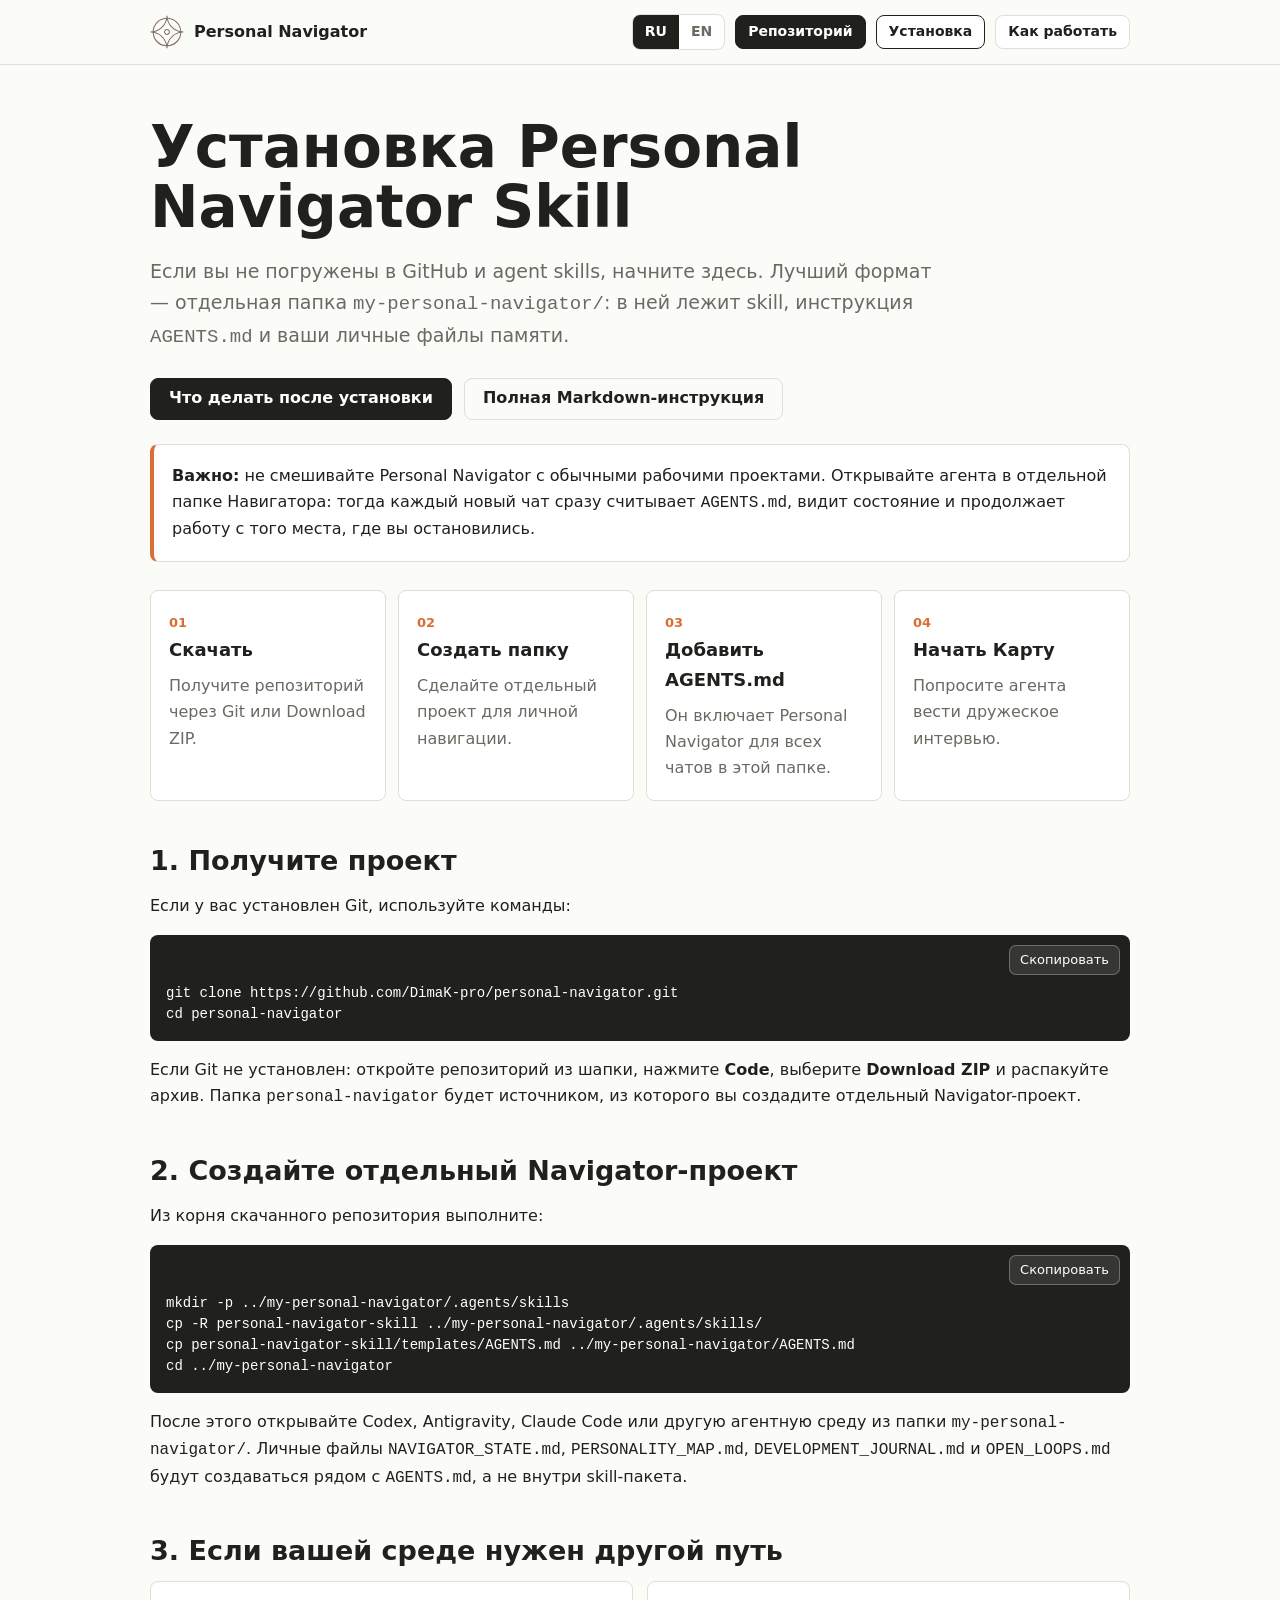
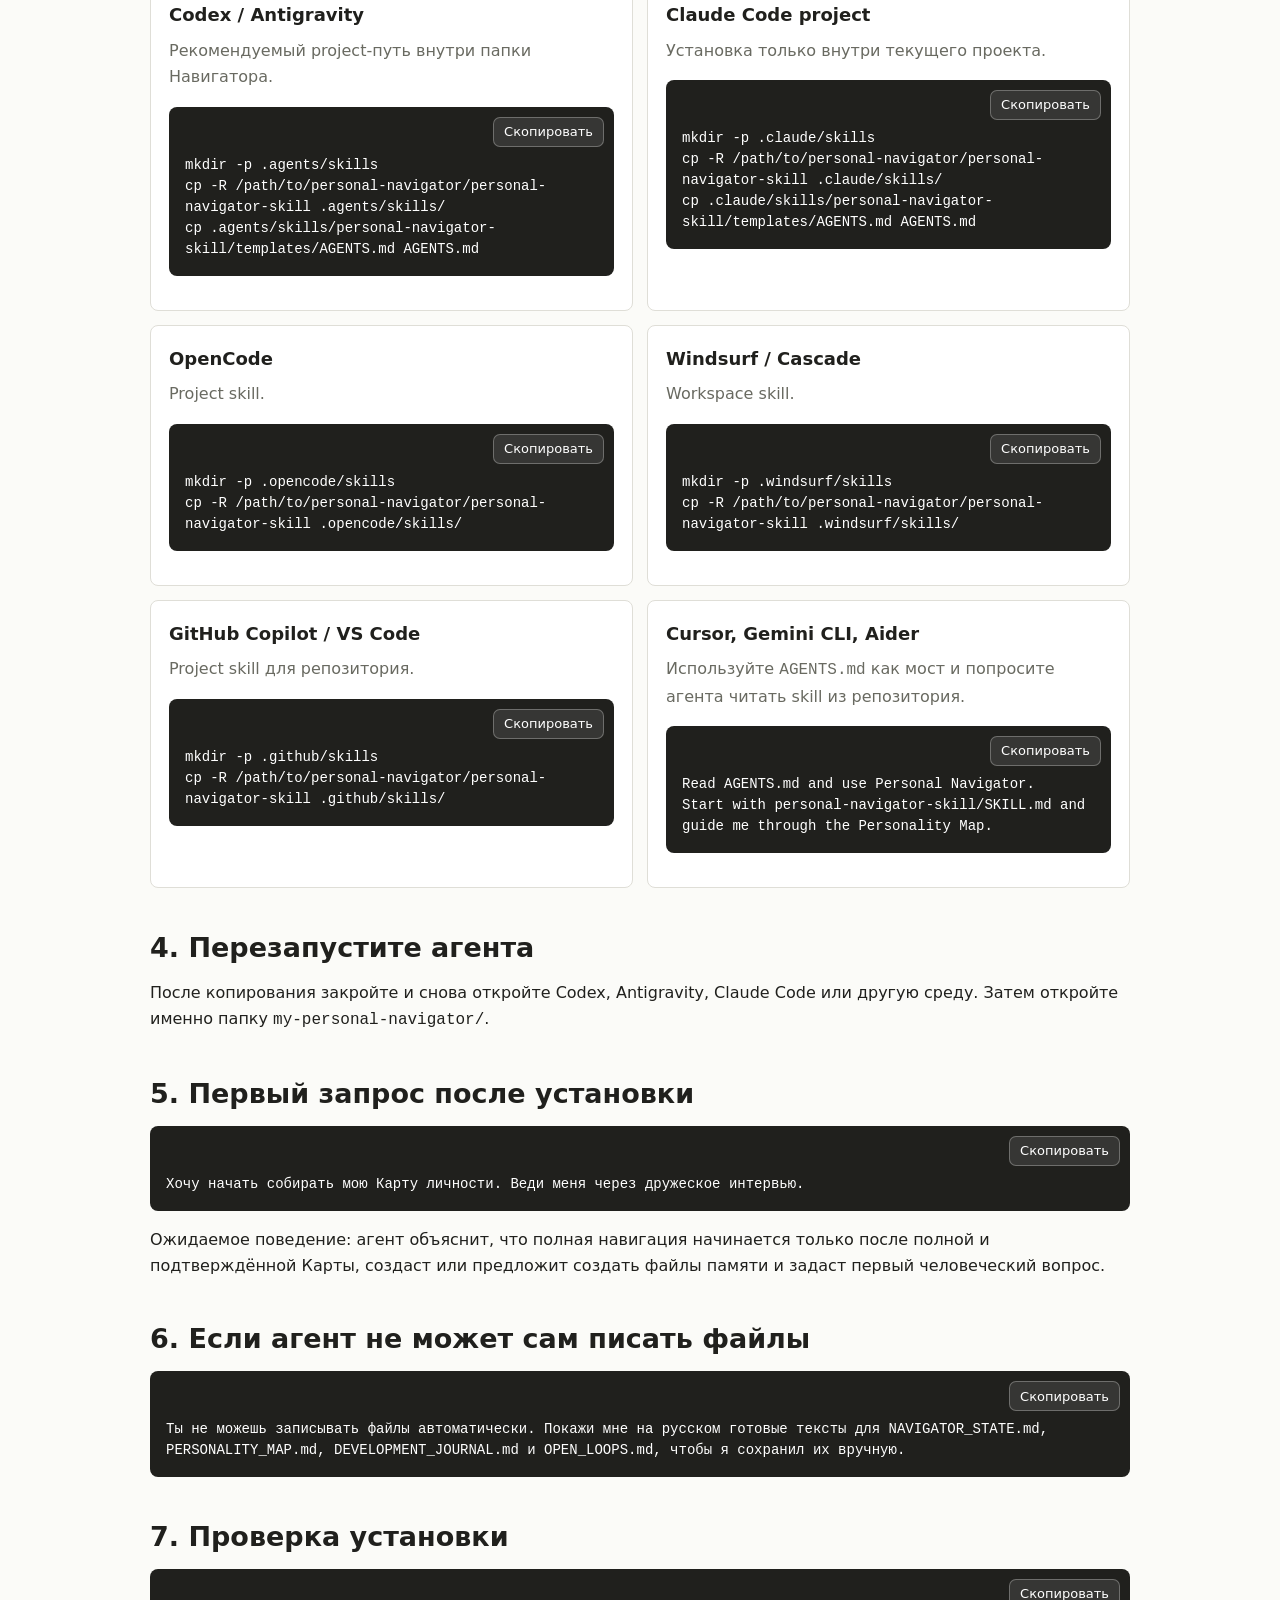
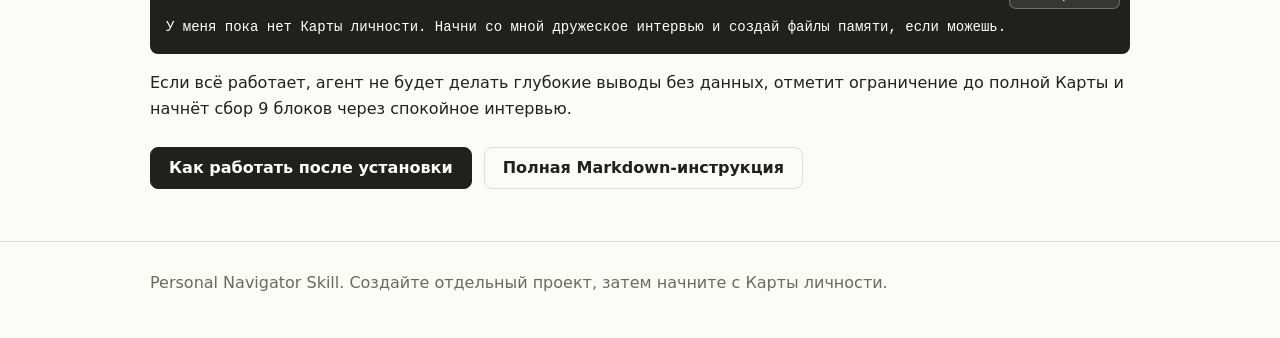
<file: docs/installation.html>
<!doctype html>
<html lang="ru">
  <head>
    <meta charset="utf-8">
    <meta name="viewport" content="width=device-width, initial-scale=1">
    <title>Установка Personal Navigator Skill</title>
    <meta name="description" content="Пошаговая установка Personal Navigator Skill для Codex, Antigravity, Claude Code, VS Code, OpenCode и других agent environments.">
    <style>
      :root {
        --bg: #fbfbf8;
        --panel: #ffffff;
        --ink: #20201d;
        --muted: #696a61;
        --line: #dfded7;
        --fire: #d96f35;
        --sea: #315f68;
        --moss: #55715b;
      }
      * { box-sizing: border-box; }
      html { max-width: 100%; overflow-x: hidden; }
      body {
        min-width: 0;
        max-width: 100%;
        margin: 0;
        overflow-x: hidden;
        background: var(--bg);
        color: var(--ink);
        font-family: Inter, ui-sans-serif, system-ui, -apple-system, BlinkMacSystemFont, "Segoe UI", sans-serif;
        line-height: 1.65;
      }
      a { color: var(--sea); text-underline-offset: 0.18em; }
      .wrap {
        width: min(980px, calc(100% - 32px));
        max-width: 980px;
        min-width: 0;
        margin: 0 auto;
      }
      header {
        border-bottom: 1px solid var(--line);
        background: rgba(251, 251, 248, 0.94);
        position: sticky;
        top: 0;
        z-index: 5;
      }
      .top {
        min-height: 64px;
        display: grid;
        grid-template-columns: auto minmax(0, 1fr);
        align-items: center;
        gap: 16px;
      }
      .brand {
        min-width: 0;
        display: flex;
        align-items: center;
        gap: 10px;
        font-weight: 800;
        text-decoration: none;
        color: var(--ink);
      }
      .brand img { width: 34px; height: 34px; flex: 0 0 auto; }
      .brand span { overflow: hidden; text-overflow: ellipsis; white-space: nowrap; }
      .site-nav {
        min-width: 0;
        display: flex;
        align-items: center;
        justify-content: flex-end;
        gap: 10px;
        flex-wrap: wrap;
      }
      .nav-link {
        min-height: 34px;
        display: inline-flex;
        align-items: center;
        justify-content: center;
        padding: 0 12px;
        border: 1px solid var(--line);
        border-radius: 8px;
        background: var(--panel);
        color: var(--ink);
        text-decoration: none;
        font-size: 14px;
        font-weight: 700;
        white-space: nowrap;
      }
      .nav-link.primary { background: var(--ink); border-color: var(--ink); color: #fff; }
      .nav-link[aria-current="page"] { border-color: var(--ink); }
      .lang-switch {
        display: inline-flex;
        border: 1px solid var(--line);
        background: var(--panel);
        border-radius: 8px;
        overflow: hidden;
      }
      .lang-switch a {
        min-width: 44px;
        min-height: 34px;
        display: inline-flex;
        align-items: center;
        justify-content: center;
        padding: 0 12px;
        color: var(--muted);
        text-decoration: none;
        font-size: 14px;
        font-weight: 700;
      }
      .lang-switch a[aria-current="page"] { background: var(--ink); color: #fff; }
      main { min-width: 0; padding: 52px 0; }
      h1 { margin: 0; font-size: clamp(34px, 7vw, 58px); line-height: 1.04; letter-spacing: 0; }
      h2 { margin: 44px 0 14px; font-size: 27px; line-height: 1.18; letter-spacing: 0; }
      h3 { margin: 0 0 8px; font-size: 18px; }
      h1, h2, h3, p, li { overflow-wrap: break-word; }
      p.lead { color: var(--muted); max-width: 800px; font-size: 19px; margin: 18px 0 0; }
      .actions { display: flex; gap: 12px; flex-wrap: wrap; margin: 24px 0 0; }
      .button {
        max-width: 100%;
        display: inline-flex;
        align-items: center;
        justify-content: center;
        min-height: 42px;
        padding: 0 18px;
        border-radius: 8px;
        background: var(--ink);
        border: 1px solid var(--ink);
        color: #fff;
        text-align: center;
        text-decoration: none;
        font-weight: 750;
      }
      .button.secondary { background: transparent; color: var(--ink); border-color: var(--line); }
      .note {
        margin: 24px 0;
        padding: 18px;
        border: 1px solid var(--line);
        border-left: 4px solid var(--fire);
        background: var(--panel);
        border-radius: 8px;
      }
      .path {
        min-width: 0;
        display: grid;
        grid-template-columns: repeat(4, minmax(0, 1fr));
        gap: 12px;
        margin: 28px 0 0;
      }
      .path-step, .card, .step {
        min-width: 0;
        background: var(--panel);
        border: 1px solid var(--line);
        border-radius: 8px;
        padding: 18px;
      }
      .path-step span {
        color: var(--fire);
        font-size: 13px;
        font-weight: 850;
      }
      .path-step p, .card p, .step p { color: var(--muted); margin: 8px 0 0; }
      .grid {
        min-width: 0;
        display: grid;
        grid-template-columns: repeat(2, minmax(0, 1fr));
        gap: 14px;
      }
      .code-copy {
        max-width: 100%;
        min-width: 0;
        position: relative;
        margin: 16px 0;
      }
      .code-copy pre { margin: 0; padding-top: 48px; }
      .copy-button {
        position: absolute;
        top: 10px;
        right: 10px;
        min-height: 30px;
        padding: 0 10px;
        border: 1px solid rgba(255,255,255,0.28);
        border-radius: 7px;
        background: rgba(255,255,255,0.1);
        color: #fff;
        cursor: pointer;
        font: inherit;
        font-size: 13px;
      }
      pre {
        max-width: 100%;
        min-width: 0;
        overflow-x: auto;
        -webkit-overflow-scrolling: touch;
        background: #20201d;
        color: #ffffff;
        padding: 16px;
        border-radius: 8px;
        line-height: 1.5;
        font-size: 14px;
        white-space: pre-wrap;
        overflow-wrap: anywhere;
      }
      code { font-family: ui-monospace, SFMono-Regular, Menlo, Monaco, Consolas, "Liberation Mono", monospace; }
      pre code { display: block; white-space: inherit; overflow-wrap: anywhere; }
      :not(pre) > code { overflow-wrap: anywhere; }
      .muted { color: var(--muted); }
      footer { border-top: 1px solid var(--line); color: var(--muted); padding: 28px 0 42px; }
      @media (max-width: 820px) {
        .top { grid-template-columns: 1fr; gap: 8px; padding: 12px 0; }
        .site-nav { justify-content: flex-start; gap: 8px 12px; }
        .lang-switch { order: -1; }
        .grid, .path { grid-template-columns: 1fr; }
      }
      @media (max-width: 460px) {
        .wrap { width: min(100% - 20px, 980px); }
        main { padding: 36px 0; }
        h1 { font-size: clamp(31px, 10vw, 40px); }
        h2 { font-size: 23px; }
        p.lead { font-size: 17px; }
        .actions { gap: 8px; }
        .button { width: 100%; min-height: 44px; padding: 0 14px; }
        .nav-link { font-size: 13px; min-height: 32px; }
        .copy-button { font-size: 12px; }
        pre { font-size: 13px; padding-left: 12px; padding-right: 12px; }
      }

    </style>
  </head>
  <body>
    <header>
      <div class="wrap top">
        <a class="brand" href="index.html">
          <img src="assets/logo-ai-navigator.svg" alt="">
          <span>Personal Navigator</span>
        </a>
        <nav class="site-nav" aria-label="Navigation">
          <div class="lang-switch" aria-label="Language">
            <a href="installation.html" aria-current="page">RU</a>
            <a href="installation.en.html" >EN</a>
          </div>
          <a class="nav-link primary" href="https://github.com/DimaK-pro/personal-navigator">Репозиторий</a>
          <a class="nav-link" href="installation.html" aria-current="page">Установка</a>
          <a class="nav-link" href="quickstart.html">Как работать</a>
        </nav>
      </div>
    </header>

    <main class="wrap">
      <h1>Установка Personal Navigator Skill</h1>
      <p class="lead">
        Если вы не погружены в GitHub и agent skills, начните здесь. Лучший формат — отдельная папка <code>my-personal-navigator/</code>: в ней лежит skill, инструкция <code>AGENTS.md</code> и ваши личные файлы памяти.
      </p>
      <div class="actions">
        <a class="button" href="quickstart.html">Что делать после установки</a>
        <a class="button secondary" href="INSTALLATION.md">Полная Markdown-инструкция</a>
      </div>

      <div class="note">
        <strong>Важно:</strong> не смешивайте Personal Navigator с обычными рабочими проектами. Открывайте агента в отдельной папке Навигатора: тогда каждый новый чат сразу считывает <code>AGENTS.md</code>, видит состояние и продолжает работу с того места, где вы остановились.
      </div>

      <div class="path" aria-label="Путь установки">
        <div class="path-step"><span>01</span><h3>Скачать</h3><p>Получите репозиторий через Git или Download ZIP.</p></div>
        <div class="path-step"><span>02</span><h3>Создать папку</h3><p>Сделайте отдельный проект для личной навигации.</p></div>
        <div class="path-step"><span>03</span><h3>Добавить AGENTS.md</h3><p>Он включает Personal Navigator для всех чатов в этой папке.</p></div>
        <div class="path-step"><span>04</span><h3>Начать Карту</h3><p>Попросите агента вести дружеское интервью.</p></div>
      </div>

      <h2>1. Получите проект</h2>
      <p>Если у вас установлен Git, используйте команды:</p>
      <pre><code>git clone https://github.com/DimaK-pro/personal-navigator.git
cd personal-navigator</code></pre>
      <p>Если Git не установлен: откройте репозиторий из шапки, нажмите <strong>Code</strong>, выберите <strong>Download ZIP</strong> и распакуйте архив. Папка <code>personal-navigator</code> будет источником, из которого вы создадите отдельный Navigator-проект.</p>

      <h2>2. Создайте отдельный Navigator-проект</h2>
      <p>Из корня скачанного репозитория выполните:</p>
      <pre><code>mkdir -p ../my-personal-navigator/.agents/skills
cp -R personal-navigator-skill ../my-personal-navigator/.agents/skills/
cp personal-navigator-skill/templates/AGENTS.md ../my-personal-navigator/AGENTS.md
cd ../my-personal-navigator</code></pre>
      <p>После этого открывайте Codex, Antigravity, Claude Code или другую агентную среду из папки <code>my-personal-navigator/</code>. Личные файлы <code>NAVIGATOR_STATE.md</code>, <code>PERSONALITY_MAP.md</code>, <code>DEVELOPMENT_JOURNAL.md</code> и <code>OPEN_LOOPS.md</code> будут создаваться рядом с <code>AGENTS.md</code>, а не внутри skill-пакета.</p>

      <h2>3. Если вашей среде нужен другой путь</h2>
      <div class="grid">
        <section class="card"><h3>Codex / Antigravity</h3><p>Рекомендуемый project-путь внутри папки Навигатора.</p><pre><code>mkdir -p .agents/skills
cp -R /path/to/personal-navigator/personal-navigator-skill .agents/skills/
cp .agents/skills/personal-navigator-skill/templates/AGENTS.md AGENTS.md</code></pre></section>
        <section class="card"><h3>Claude Code project</h3><p>Установка только внутри текущего проекта.</p><pre><code>mkdir -p .claude/skills
cp -R /path/to/personal-navigator/personal-navigator-skill .claude/skills/
cp .claude/skills/personal-navigator-skill/templates/AGENTS.md AGENTS.md</code></pre></section>
        <section class="card"><h3>OpenCode</h3><p>Project skill.</p><pre><code>mkdir -p .opencode/skills
cp -R /path/to/personal-navigator/personal-navigator-skill .opencode/skills/</code></pre></section>
        <section class="card"><h3>Windsurf / Cascade</h3><p>Workspace skill.</p><pre><code>mkdir -p .windsurf/skills
cp -R /path/to/personal-navigator/personal-navigator-skill .windsurf/skills/</code></pre></section>
        <section class="card"><h3>GitHub Copilot / VS Code</h3><p>Project skill для репозитория.</p><pre><code>mkdir -p .github/skills
cp -R /path/to/personal-navigator/personal-navigator-skill .github/skills/</code></pre></section>
        <section class="card"><h3>Cursor, Gemini CLI, Aider</h3><p>Используйте <code>AGENTS.md</code> как мост и попросите агента читать skill из репозитория.</p><pre><code>Read AGENTS.md and use Personal Navigator.
Start with personal-navigator-skill/SKILL.md and guide me through the Personality Map.</code></pre></section>
      </div>

      <h2>4. Перезапустите агента</h2>
      <p>После копирования закройте и снова откройте Codex, Antigravity, Claude Code или другую среду. Затем откройте именно папку <code>my-personal-navigator/</code>.</p>

      <h2>5. Первый запрос после установки</h2>
      <pre><code>Хочу начать собирать мою Карту личности. Веди меня через дружеское интервью.</code></pre>
      <p>Ожидаемое поведение: агент объяснит, что полная навигация начинается только после полной и подтверждённой Карты, создаст или предложит создать файлы памяти и задаст первый человеческий вопрос.</p>

      <h2>6. Если агент не может сам писать файлы</h2>
      <pre><code>Ты не можешь записывать файлы автоматически. Покажи мне на русском готовые тексты для NAVIGATOR_STATE.md, PERSONALITY_MAP.md, DEVELOPMENT_JOURNAL.md и OPEN_LOOPS.md, чтобы я сохранил их вручную.</code></pre>

      <h2>7. Проверка установки</h2>
      <pre><code>У меня пока нет Карты личности. Начни со мной дружеское интервью и создай файлы памяти, если можешь.</code></pre>
      <p>Если всё работает, агент не будет делать глубокие выводы без данных, отметит ограничение до полной Карты и начнёт сбор 9 блоков через спокойное интервью.</p>

      <div class="actions">
        <a class="button" href="quickstart.html">Как работать после установки</a>
        <a class="button secondary" href="INSTALLATION.md">Полная Markdown-инструкция</a>
      </div>

    </main>

    <footer>
      <div class="wrap">Personal Navigator Skill. Создайте отдельный проект, затем начните с Карты личности.</div>
    </footer>

    <script>
      document.querySelectorAll("pre").forEach((pre) => {
        const wrapper = document.createElement("div");
        wrapper.className = "code-copy";
        pre.parentNode.insertBefore(wrapper, pre);
        wrapper.appendChild(pre);
        const button = document.createElement("button");
        button.type = "button";
        button.className = "copy-button";
        button.textContent = "Скопировать";
        button.addEventListener("click", async () => {
          const text = pre.innerText.trim();
          try {
            await navigator.clipboard.writeText(text);
            button.textContent = "Скопировано";
            setTimeout(() => { button.textContent = "Скопировать"; }, 1600);
          } catch (error) {
            button.textContent = "Выделите текст";
            setTimeout(() => { button.textContent = "Скопировать"; }, 1800);
          }
        });
        wrapper.appendChild(button);
      });
    </script>
  </body>
</html>
</file>
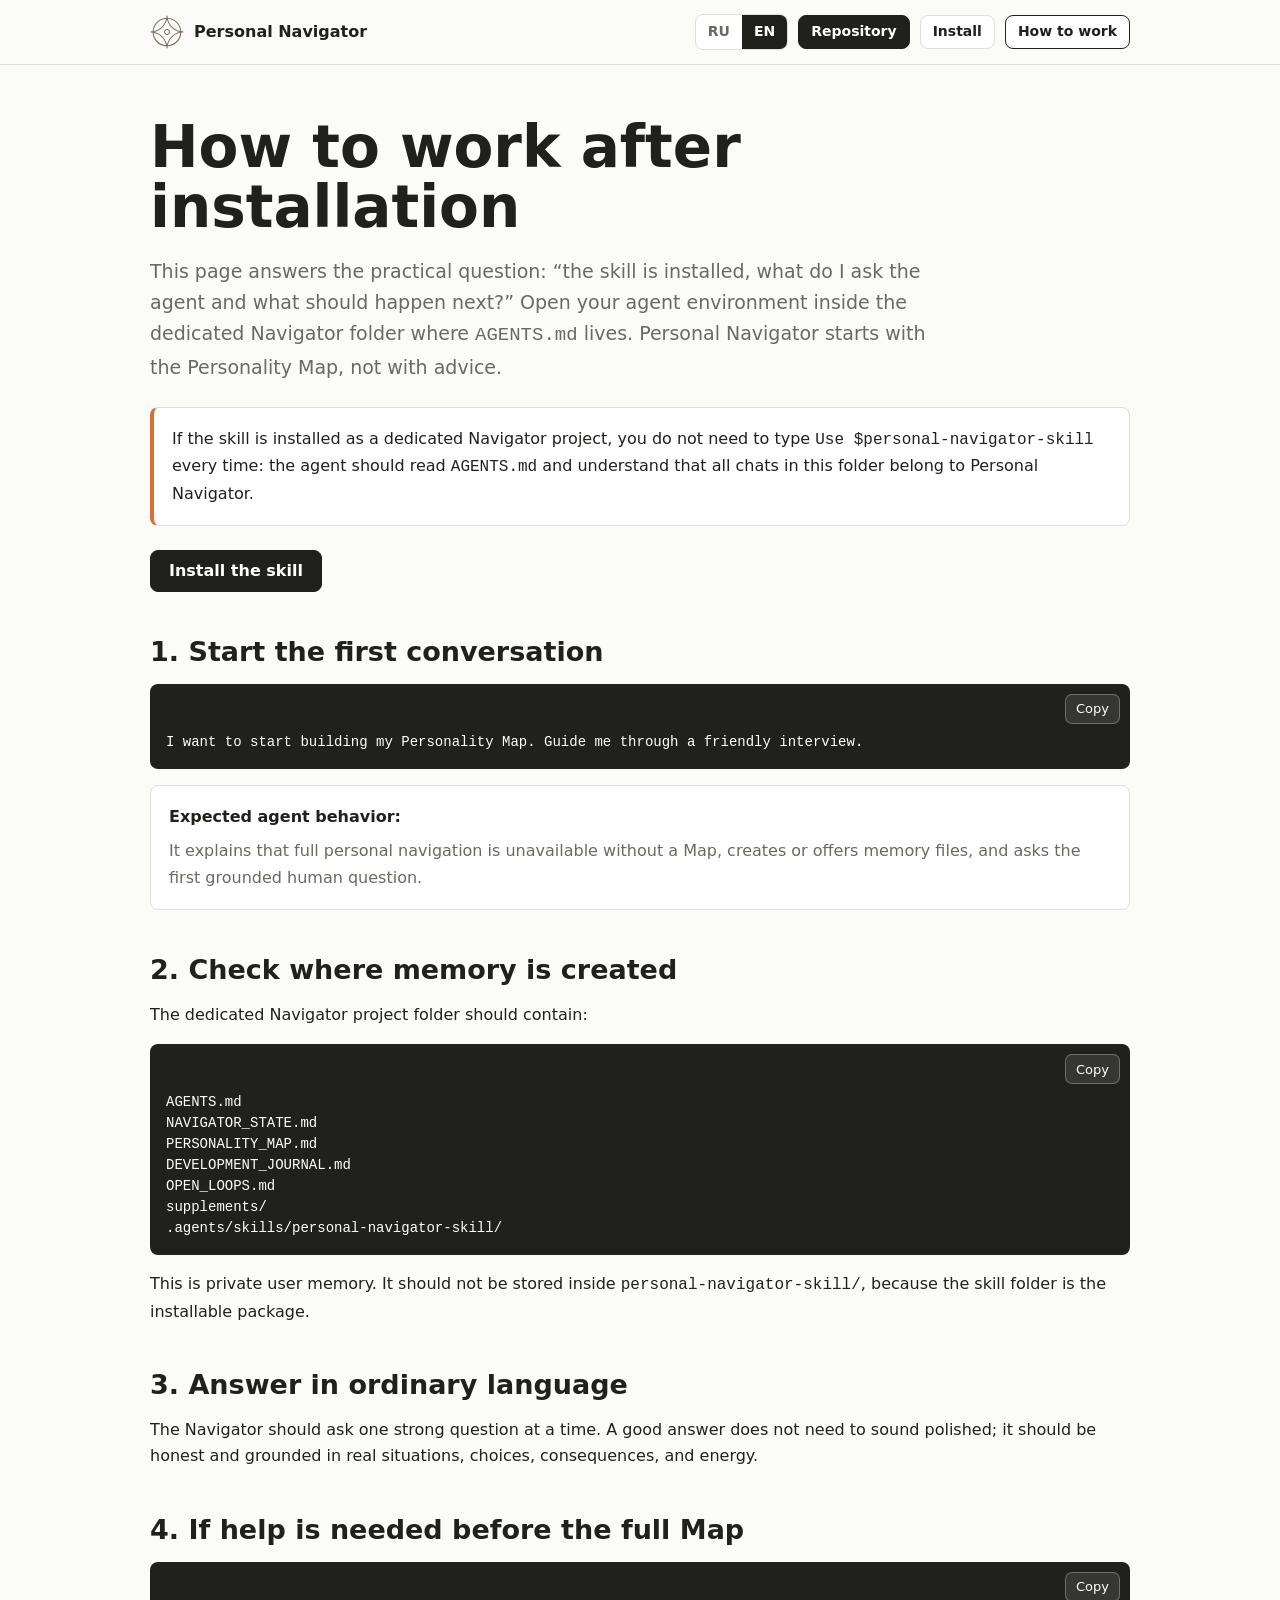
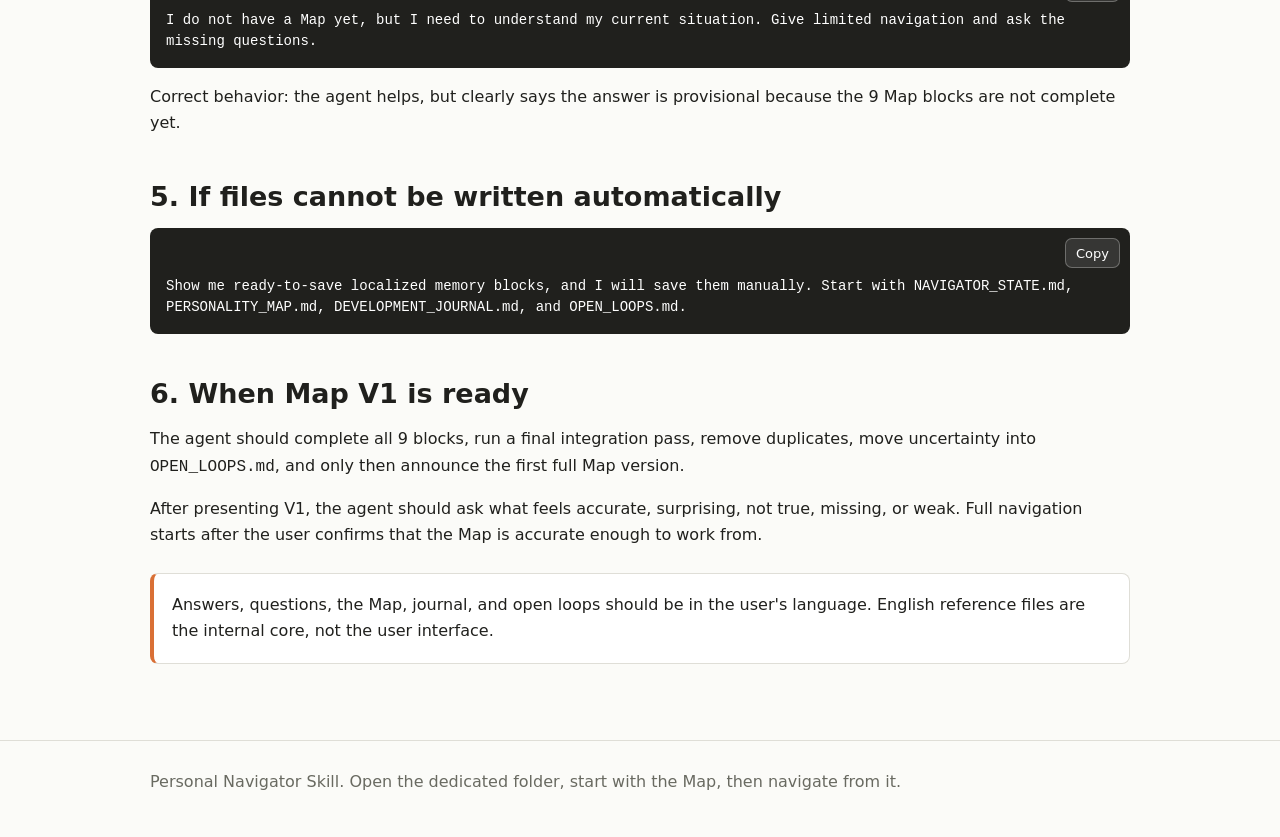
<file: docs/quickstart.en.html>
<!doctype html>
<html lang="en">
  <head>
    <meta charset="utf-8">
    <meta name="viewport" content="width=device-width, initial-scale=1">
    <title>How to Work After Installing Personal Navigator</title>
    <meta name="description" content="What to do after installing Personal Navigator Skill: first prompt, memory files, limited navigation, and Map V1.">
    <style>
      :root {
        --bg: #fbfbf8;
        --panel: #ffffff;
        --ink: #20201d;
        --muted: #696a61;
        --line: #dfded7;
        --fire: #d96f35;
        --sea: #315f68;
        --moss: #55715b;
      }
      * { box-sizing: border-box; }
      html { max-width: 100%; overflow-x: hidden; }
      body {
        min-width: 0;
        max-width: 100%;
        margin: 0;
        overflow-x: hidden;
        background: var(--bg);
        color: var(--ink);
        font-family: Inter, ui-sans-serif, system-ui, -apple-system, BlinkMacSystemFont, "Segoe UI", sans-serif;
        line-height: 1.65;
      }
      a { color: var(--sea); text-underline-offset: 0.18em; }
      .wrap {
        width: min(980px, calc(100% - 32px));
        max-width: 980px;
        min-width: 0;
        margin: 0 auto;
      }
      header {
        border-bottom: 1px solid var(--line);
        background: rgba(251, 251, 248, 0.94);
        position: sticky;
        top: 0;
        z-index: 5;
      }
      .top {
        min-height: 64px;
        display: grid;
        grid-template-columns: auto minmax(0, 1fr);
        align-items: center;
        gap: 16px;
      }
      .brand {
        min-width: 0;
        display: flex;
        align-items: center;
        gap: 10px;
        font-weight: 800;
        text-decoration: none;
        color: var(--ink);
      }
      .brand img { width: 34px; height: 34px; flex: 0 0 auto; }
      .brand span { overflow: hidden; text-overflow: ellipsis; white-space: nowrap; }
      .site-nav {
        min-width: 0;
        display: flex;
        align-items: center;
        justify-content: flex-end;
        gap: 10px;
        flex-wrap: wrap;
      }
      .nav-link {
        min-height: 34px;
        display: inline-flex;
        align-items: center;
        justify-content: center;
        padding: 0 12px;
        border: 1px solid var(--line);
        border-radius: 8px;
        background: var(--panel);
        color: var(--ink);
        text-decoration: none;
        font-size: 14px;
        font-weight: 700;
        white-space: nowrap;
      }
      .nav-link.primary { background: var(--ink); border-color: var(--ink); color: #fff; }
      .nav-link[aria-current="page"] { border-color: var(--ink); }
      .lang-switch {
        display: inline-flex;
        border: 1px solid var(--line);
        background: var(--panel);
        border-radius: 8px;
        overflow: hidden;
      }
      .lang-switch a {
        min-width: 44px;
        min-height: 34px;
        display: inline-flex;
        align-items: center;
        justify-content: center;
        padding: 0 12px;
        color: var(--muted);
        text-decoration: none;
        font-size: 14px;
        font-weight: 700;
      }
      .lang-switch a[aria-current="page"] { background: var(--ink); color: #fff; }
      main { min-width: 0; padding: 52px 0; }
      h1 { margin: 0; font-size: clamp(34px, 7vw, 58px); line-height: 1.04; letter-spacing: 0; }
      h2 { margin: 44px 0 14px; font-size: 27px; line-height: 1.18; letter-spacing: 0; }
      h3 { margin: 0 0 8px; font-size: 18px; }
      h1, h2, h3, p, li { overflow-wrap: break-word; }
      p.lead { color: var(--muted); max-width: 800px; font-size: 19px; margin: 18px 0 0; }
      .actions { display: flex; gap: 12px; flex-wrap: wrap; margin: 24px 0 0; }
      .button {
        max-width: 100%;
        display: inline-flex;
        align-items: center;
        justify-content: center;
        min-height: 42px;
        padding: 0 18px;
        border-radius: 8px;
        background: var(--ink);
        border: 1px solid var(--ink);
        color: #fff;
        text-align: center;
        text-decoration: none;
        font-weight: 750;
      }
      .button.secondary { background: transparent; color: var(--ink); border-color: var(--line); }
      .note {
        margin: 24px 0;
        padding: 18px;
        border: 1px solid var(--line);
        border-left: 4px solid var(--fire);
        background: var(--panel);
        border-radius: 8px;
      }
      .path {
        min-width: 0;
        display: grid;
        grid-template-columns: repeat(4, minmax(0, 1fr));
        gap: 12px;
        margin: 28px 0 0;
      }
      .path-step, .card, .step {
        min-width: 0;
        background: var(--panel);
        border: 1px solid var(--line);
        border-radius: 8px;
        padding: 18px;
      }
      .path-step span {
        color: var(--fire);
        font-size: 13px;
        font-weight: 850;
      }
      .path-step p, .card p, .step p { color: var(--muted); margin: 8px 0 0; }
      .grid {
        min-width: 0;
        display: grid;
        grid-template-columns: repeat(2, minmax(0, 1fr));
        gap: 14px;
      }
      .code-copy {
        max-width: 100%;
        min-width: 0;
        position: relative;
        margin: 16px 0;
      }
      .code-copy pre { margin: 0; padding-top: 48px; }
      .copy-button {
        position: absolute;
        top: 10px;
        right: 10px;
        min-height: 30px;
        padding: 0 10px;
        border: 1px solid rgba(255,255,255,0.28);
        border-radius: 7px;
        background: rgba(255,255,255,0.1);
        color: #fff;
        cursor: pointer;
        font: inherit;
        font-size: 13px;
      }
      pre {
        max-width: 100%;
        min-width: 0;
        overflow-x: auto;
        -webkit-overflow-scrolling: touch;
        background: #20201d;
        color: #ffffff;
        padding: 16px;
        border-radius: 8px;
        line-height: 1.5;
        font-size: 14px;
        white-space: pre-wrap;
        overflow-wrap: anywhere;
      }
      code { font-family: ui-monospace, SFMono-Regular, Menlo, Monaco, Consolas, "Liberation Mono", monospace; }
      pre code { display: block; white-space: inherit; overflow-wrap: anywhere; }
      :not(pre) > code { overflow-wrap: anywhere; }
      .muted { color: var(--muted); }
      footer { border-top: 1px solid var(--line); color: var(--muted); padding: 28px 0 42px; }
      @media (max-width: 820px) {
        .top { grid-template-columns: 1fr; gap: 8px; padding: 12px 0; }
        .site-nav { justify-content: flex-start; gap: 8px 12px; }
        .lang-switch { order: -1; }
        .grid, .path { grid-template-columns: 1fr; }
      }
      @media (max-width: 460px) {
        .wrap { width: min(100% - 20px, 980px); }
        main { padding: 36px 0; }
        h1 { font-size: clamp(31px, 10vw, 40px); }
        h2 { font-size: 23px; }
        p.lead { font-size: 17px; }
        .actions { gap: 8px; }
        .button { width: 100%; min-height: 44px; padding: 0 14px; }
        .nav-link { font-size: 13px; min-height: 32px; }
        .copy-button { font-size: 12px; }
        pre { font-size: 13px; padding-left: 12px; padding-right: 12px; }
      }

    </style>
  </head>
  <body>
    <header>
      <div class="wrap top">
        <a class="brand" href="index.html#en">
          <img src="assets/logo-ai-navigator.svg" alt="">
          <span>Personal Navigator</span>
        </a>
        <nav class="site-nav" aria-label="Navigation">
          <div class="lang-switch" aria-label="Language">
            <a href="quickstart.html" >RU</a>
            <a href="quickstart.en.html" aria-current="page">EN</a>
          </div>
          <a class="nav-link primary" href="https://github.com/DimaK-pro/personal-navigator">Repository</a>
          <a class="nav-link" href="installation.en.html">Install</a>
          <a class="nav-link" href="quickstart.en.html" aria-current="page">How to work</a>
        </nav>
      </div>
    </header>

    <main class="wrap">
      <h1>How to work after installation</h1>
      <p class="lead">
        This page answers the practical question: “the skill is installed, what do I ask the agent and what should happen next?” Open your agent environment inside the dedicated Navigator folder where <code>AGENTS.md</code> lives. Personal Navigator starts with the Personality Map, not with advice.
      </p>
      <div class="note">If the skill is installed as a dedicated Navigator project, you do not need to type <code>Use $personal-navigator-skill</code> every time: the agent should read <code>AGENTS.md</code> and understand that all chats in this folder belong to Personal Navigator.</div>
      <div class="actions">
        <a class="button" href="installation.en.html">Install the skill</a>
      </div>

      <h2>1. Start the first conversation</h2>
      <pre><code>I want to start building my Personality Map. Guide me through a friendly interview.</code></pre>
      <div class="step"><strong>Expected agent behavior:</strong><p>It explains that full personal navigation is unavailable without a Map, creates or offers memory files, and asks the first grounded human question.</p></div>

      <h2>2. Check where memory is created</h2>
      <p>The dedicated Navigator project folder should contain:</p>
      <pre><code>AGENTS.md
NAVIGATOR_STATE.md
PERSONALITY_MAP.md
DEVELOPMENT_JOURNAL.md
OPEN_LOOPS.md
supplements/
.agents/skills/personal-navigator-skill/</code></pre>
      <p>This is private user memory. It should not be stored inside <code>personal-navigator-skill/</code>, because the skill folder is the installable package.</p>

      <h2>3. Answer in ordinary language</h2>
      <p>The Navigator should ask one strong question at a time. A good answer does not need to sound polished; it should be honest and grounded in real situations, choices, consequences, and energy.</p>

      <h2>4. If help is needed before the full Map</h2>
      <pre><code>I do not have a Map yet, but I need to understand my current situation. Give limited navigation and ask the missing questions.</code></pre>
      <p>Correct behavior: the agent helps, but clearly says the answer is provisional because the 9 Map blocks are not complete yet.</p>

      <h2>5. If files cannot be written automatically</h2>
      <pre><code>Show me ready-to-save localized memory blocks, and I will save them manually. Start with NAVIGATOR_STATE.md, PERSONALITY_MAP.md, DEVELOPMENT_JOURNAL.md, and OPEN_LOOPS.md.</code></pre>

      <h2>6. When Map V1 is ready</h2>
      <p>The agent should complete all 9 blocks, run a final integration pass, remove duplicates, move uncertainty into <code>OPEN_LOOPS.md</code>, and only then announce the first full Map version.</p>
      <p>After presenting V1, the agent should ask what feels accurate, surprising, not true, missing, or weak. Full navigation starts after the user confirms that the Map is accurate enough to work from.</p>

      <div class="note">Answers, questions, the Map, journal, and open loops should be in the user's language. English reference files are the internal core, not the user interface.</div>

    </main>

    <footer>
      <div class="wrap">Personal Navigator Skill. Open the dedicated folder, start with the Map, then navigate from it.</div>
    </footer>

    <script>
      document.querySelectorAll("pre").forEach((pre) => {
        const wrapper = document.createElement("div");
        wrapper.className = "code-copy";
        pre.parentNode.insertBefore(wrapper, pre);
        wrapper.appendChild(pre);
        const button = document.createElement("button");
        button.type = "button";
        button.className = "copy-button";
        button.textContent = "Copy";
        button.addEventListener("click", async () => {
          const text = pre.innerText.trim();
          try {
            await navigator.clipboard.writeText(text);
            button.textContent = "Copied";
            setTimeout(() => { button.textContent = "Copy"; }, 1600);
          } catch (error) {
            button.textContent = "Select text";
            setTimeout(() => { button.textContent = "Copy"; }, 1800);
          }
        });
        wrapper.appendChild(button);
      });
    </script>
  </body>
</html>
</file>
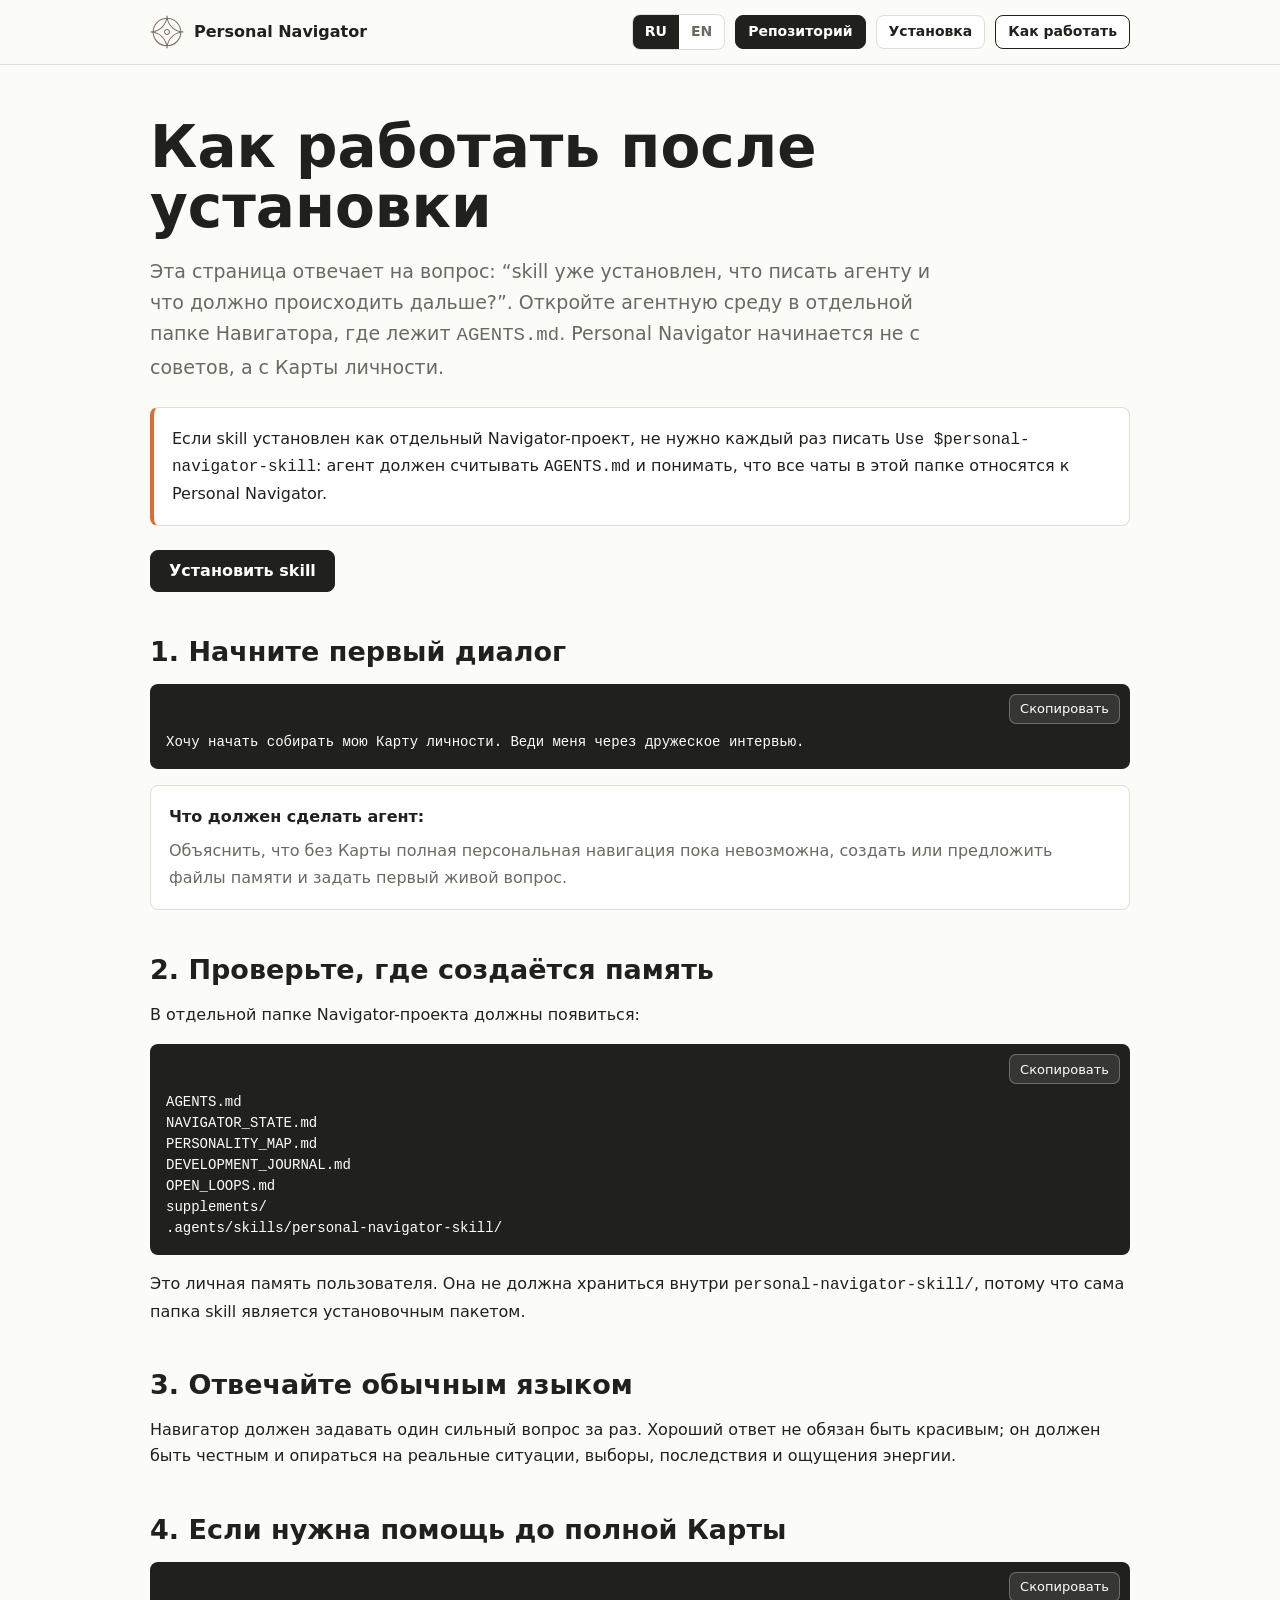
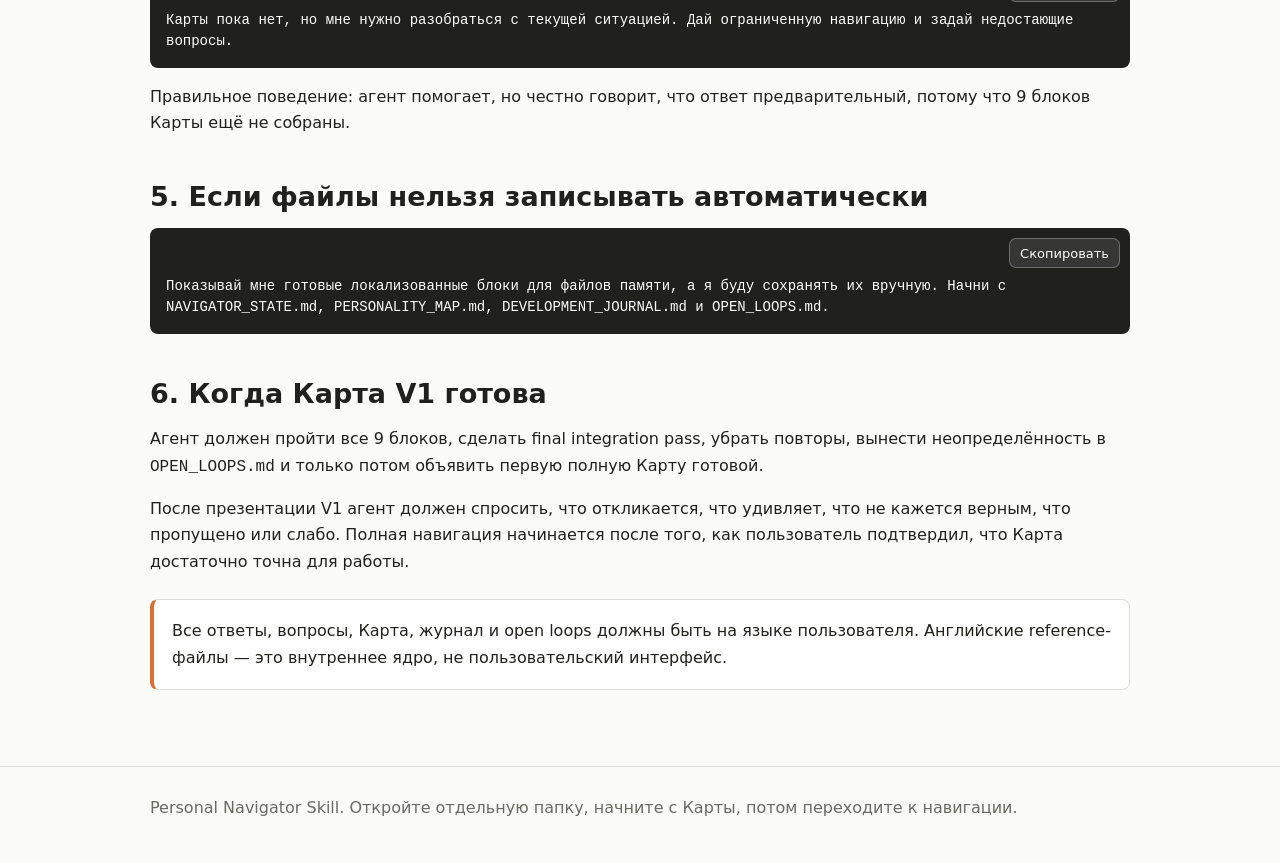
<file: docs/quickstart.html>
<!doctype html>
<html lang="ru">
  <head>
    <meta charset="utf-8">
    <meta name="viewport" content="width=device-width, initial-scale=1">
    <title>Как работать после установки Personal Navigator</title>
    <meta name="description" content="Что делать после установки Personal Navigator Skill: первый запрос, файлы памяти, ограниченная навигация и Карта V1.">
    <style>
      :root {
        --bg: #fbfbf8;
        --panel: #ffffff;
        --ink: #20201d;
        --muted: #696a61;
        --line: #dfded7;
        --fire: #d96f35;
        --sea: #315f68;
        --moss: #55715b;
      }
      * { box-sizing: border-box; }
      html { max-width: 100%; overflow-x: hidden; }
      body {
        min-width: 0;
        max-width: 100%;
        margin: 0;
        overflow-x: hidden;
        background: var(--bg);
        color: var(--ink);
        font-family: Inter, ui-sans-serif, system-ui, -apple-system, BlinkMacSystemFont, "Segoe UI", sans-serif;
        line-height: 1.65;
      }
      a { color: var(--sea); text-underline-offset: 0.18em; }
      .wrap {
        width: min(980px, calc(100% - 32px));
        max-width: 980px;
        min-width: 0;
        margin: 0 auto;
      }
      header {
        border-bottom: 1px solid var(--line);
        background: rgba(251, 251, 248, 0.94);
        position: sticky;
        top: 0;
        z-index: 5;
      }
      .top {
        min-height: 64px;
        display: grid;
        grid-template-columns: auto minmax(0, 1fr);
        align-items: center;
        gap: 16px;
      }
      .brand {
        min-width: 0;
        display: flex;
        align-items: center;
        gap: 10px;
        font-weight: 800;
        text-decoration: none;
        color: var(--ink);
      }
      .brand img { width: 34px; height: 34px; flex: 0 0 auto; }
      .brand span { overflow: hidden; text-overflow: ellipsis; white-space: nowrap; }
      .site-nav {
        min-width: 0;
        display: flex;
        align-items: center;
        justify-content: flex-end;
        gap: 10px;
        flex-wrap: wrap;
      }
      .nav-link {
        min-height: 34px;
        display: inline-flex;
        align-items: center;
        justify-content: center;
        padding: 0 12px;
        border: 1px solid var(--line);
        border-radius: 8px;
        background: var(--panel);
        color: var(--ink);
        text-decoration: none;
        font-size: 14px;
        font-weight: 700;
        white-space: nowrap;
      }
      .nav-link.primary { background: var(--ink); border-color: var(--ink); color: #fff; }
      .nav-link[aria-current="page"] { border-color: var(--ink); }
      .lang-switch {
        display: inline-flex;
        border: 1px solid var(--line);
        background: var(--panel);
        border-radius: 8px;
        overflow: hidden;
      }
      .lang-switch a {
        min-width: 44px;
        min-height: 34px;
        display: inline-flex;
        align-items: center;
        justify-content: center;
        padding: 0 12px;
        color: var(--muted);
        text-decoration: none;
        font-size: 14px;
        font-weight: 700;
      }
      .lang-switch a[aria-current="page"] { background: var(--ink); color: #fff; }
      main { min-width: 0; padding: 52px 0; }
      h1 { margin: 0; font-size: clamp(34px, 7vw, 58px); line-height: 1.04; letter-spacing: 0; }
      h2 { margin: 44px 0 14px; font-size: 27px; line-height: 1.18; letter-spacing: 0; }
      h3 { margin: 0 0 8px; font-size: 18px; }
      h1, h2, h3, p, li { overflow-wrap: break-word; }
      p.lead { color: var(--muted); max-width: 800px; font-size: 19px; margin: 18px 0 0; }
      .actions { display: flex; gap: 12px; flex-wrap: wrap; margin: 24px 0 0; }
      .button {
        max-width: 100%;
        display: inline-flex;
        align-items: center;
        justify-content: center;
        min-height: 42px;
        padding: 0 18px;
        border-radius: 8px;
        background: var(--ink);
        border: 1px solid var(--ink);
        color: #fff;
        text-align: center;
        text-decoration: none;
        font-weight: 750;
      }
      .button.secondary { background: transparent; color: var(--ink); border-color: var(--line); }
      .note {
        margin: 24px 0;
        padding: 18px;
        border: 1px solid var(--line);
        border-left: 4px solid var(--fire);
        background: var(--panel);
        border-radius: 8px;
      }
      .path {
        min-width: 0;
        display: grid;
        grid-template-columns: repeat(4, minmax(0, 1fr));
        gap: 12px;
        margin: 28px 0 0;
      }
      .path-step, .card, .step {
        min-width: 0;
        background: var(--panel);
        border: 1px solid var(--line);
        border-radius: 8px;
        padding: 18px;
      }
      .path-step span {
        color: var(--fire);
        font-size: 13px;
        font-weight: 850;
      }
      .path-step p, .card p, .step p { color: var(--muted); margin: 8px 0 0; }
      .grid {
        min-width: 0;
        display: grid;
        grid-template-columns: repeat(2, minmax(0, 1fr));
        gap: 14px;
      }
      .code-copy {
        max-width: 100%;
        min-width: 0;
        position: relative;
        margin: 16px 0;
      }
      .code-copy pre { margin: 0; padding-top: 48px; }
      .copy-button {
        position: absolute;
        top: 10px;
        right: 10px;
        min-height: 30px;
        padding: 0 10px;
        border: 1px solid rgba(255,255,255,0.28);
        border-radius: 7px;
        background: rgba(255,255,255,0.1);
        color: #fff;
        cursor: pointer;
        font: inherit;
        font-size: 13px;
      }
      pre {
        max-width: 100%;
        min-width: 0;
        overflow-x: auto;
        -webkit-overflow-scrolling: touch;
        background: #20201d;
        color: #ffffff;
        padding: 16px;
        border-radius: 8px;
        line-height: 1.5;
        font-size: 14px;
        white-space: pre-wrap;
        overflow-wrap: anywhere;
      }
      code { font-family: ui-monospace, SFMono-Regular, Menlo, Monaco, Consolas, "Liberation Mono", monospace; }
      pre code { display: block; white-space: inherit; overflow-wrap: anywhere; }
      :not(pre) > code { overflow-wrap: anywhere; }
      .muted { color: var(--muted); }
      footer { border-top: 1px solid var(--line); color: var(--muted); padding: 28px 0 42px; }
      @media (max-width: 820px) {
        .top { grid-template-columns: 1fr; gap: 8px; padding: 12px 0; }
        .site-nav { justify-content: flex-start; gap: 8px 12px; }
        .lang-switch { order: -1; }
        .grid, .path { grid-template-columns: 1fr; }
      }
      @media (max-width: 460px) {
        .wrap { width: min(100% - 20px, 980px); }
        main { padding: 36px 0; }
        h1 { font-size: clamp(31px, 10vw, 40px); }
        h2 { font-size: 23px; }
        p.lead { font-size: 17px; }
        .actions { gap: 8px; }
        .button { width: 100%; min-height: 44px; padding: 0 14px; }
        .nav-link { font-size: 13px; min-height: 32px; }
        .copy-button { font-size: 12px; }
        pre { font-size: 13px; padding-left: 12px; padding-right: 12px; }
      }

    </style>
  </head>
  <body>
    <header>
      <div class="wrap top">
        <a class="brand" href="index.html">
          <img src="assets/logo-ai-navigator.svg" alt="">
          <span>Personal Navigator</span>
        </a>
        <nav class="site-nav" aria-label="Navigation">
          <div class="lang-switch" aria-label="Language">
            <a href="quickstart.html" aria-current="page">RU</a>
            <a href="quickstart.en.html" >EN</a>
          </div>
          <a class="nav-link primary" href="https://github.com/DimaK-pro/personal-navigator">Репозиторий</a>
          <a class="nav-link" href="installation.html">Установка</a>
          <a class="nav-link" href="quickstart.html" aria-current="page">Как работать</a>
        </nav>
      </div>
    </header>

    <main class="wrap">
      <h1>Как работать после установки</h1>
      <p class="lead">
        Эта страница отвечает на вопрос: “skill уже установлен, что писать агенту и что должно происходить дальше?”. Откройте агентную среду в отдельной папке Навигатора, где лежит <code>AGENTS.md</code>. Personal Navigator начинается не с советов, а с Карты личности.
      </p>
      <div class="note">Если skill установлен как отдельный Navigator-проект, не нужно каждый раз писать <code>Use $personal-navigator-skill</code>: агент должен считывать <code>AGENTS.md</code> и понимать, что все чаты в этой папке относятся к Personal Navigator.</div>
      <div class="actions">
        <a class="button" href="installation.html">Установить skill</a>
      </div>

      <h2>1. Начните первый диалог</h2>
      <pre><code>Хочу начать собирать мою Карту личности. Веди меня через дружеское интервью.</code></pre>
      <div class="step"><strong>Что должен сделать агент:</strong><p>Объяснить, что без Карты полная персональная навигация пока невозможна, создать или предложить файлы памяти и задать первый живой вопрос.</p></div>

      <h2>2. Проверьте, где создаётся память</h2>
      <p>В отдельной папке Navigator-проекта должны появиться:</p>
      <pre><code>AGENTS.md
NAVIGATOR_STATE.md
PERSONALITY_MAP.md
DEVELOPMENT_JOURNAL.md
OPEN_LOOPS.md
supplements/
.agents/skills/personal-navigator-skill/</code></pre>
      <p>Это личная память пользователя. Она не должна храниться внутри <code>personal-navigator-skill/</code>, потому что сама папка skill является установочным пакетом.</p>

      <h2>3. Отвечайте обычным языком</h2>
      <p>Навигатор должен задавать один сильный вопрос за раз. Хороший ответ не обязан быть красивым; он должен быть честным и опираться на реальные ситуации, выборы, последствия и ощущения энергии.</p>

      <h2>4. Если нужна помощь до полной Карты</h2>
      <pre><code>Карты пока нет, но мне нужно разобраться с текущей ситуацией. Дай ограниченную навигацию и задай недостающие вопросы.</code></pre>
      <p>Правильное поведение: агент помогает, но честно говорит, что ответ предварительный, потому что 9 блоков Карты ещё не собраны.</p>

      <h2>5. Если файлы нельзя записывать автоматически</h2>
      <pre><code>Показывай мне готовые локализованные блоки для файлов памяти, а я буду сохранять их вручную. Начни с NAVIGATOR_STATE.md, PERSONALITY_MAP.md, DEVELOPMENT_JOURNAL.md и OPEN_LOOPS.md.</code></pre>

      <h2>6. Когда Карта V1 готова</h2>
      <p>Агент должен пройти все 9 блоков, сделать final integration pass, убрать повторы, вынести неопределённость в <code>OPEN_LOOPS.md</code> и только потом объявить первую полную Карту готовой.</p>
      <p>После презентации V1 агент должен спросить, что откликается, что удивляет, что не кажется верным, что пропущено или слабо. Полная навигация начинается после того, как пользователь подтвердил, что Карта достаточно точна для работы.</p>

      <div class="note">Все ответы, вопросы, Карта, журнал и open loops должны быть на языке пользователя. Английские reference-файлы — это внутреннее ядро, не пользовательский интерфейс.</div>

    </main>

    <footer>
      <div class="wrap">Personal Navigator Skill. Откройте отдельную папку, начните с Карты, потом переходите к навигации.</div>
    </footer>

    <script>
      document.querySelectorAll("pre").forEach((pre) => {
        const wrapper = document.createElement("div");
        wrapper.className = "code-copy";
        pre.parentNode.insertBefore(wrapper, pre);
        wrapper.appendChild(pre);
        const button = document.createElement("button");
        button.type = "button";
        button.className = "copy-button";
        button.textContent = "Скопировать";
        button.addEventListener("click", async () => {
          const text = pre.innerText.trim();
          try {
            await navigator.clipboard.writeText(text);
            button.textContent = "Скопировано";
            setTimeout(() => { button.textContent = "Скопировать"; }, 1600);
          } catch (error) {
            button.textContent = "Выделите текст";
            setTimeout(() => { button.textContent = "Скопировать"; }, 1800);
          }
        });
        wrapper.appendChild(button);
      });
    </script>
  </body>
</html>
</file>
